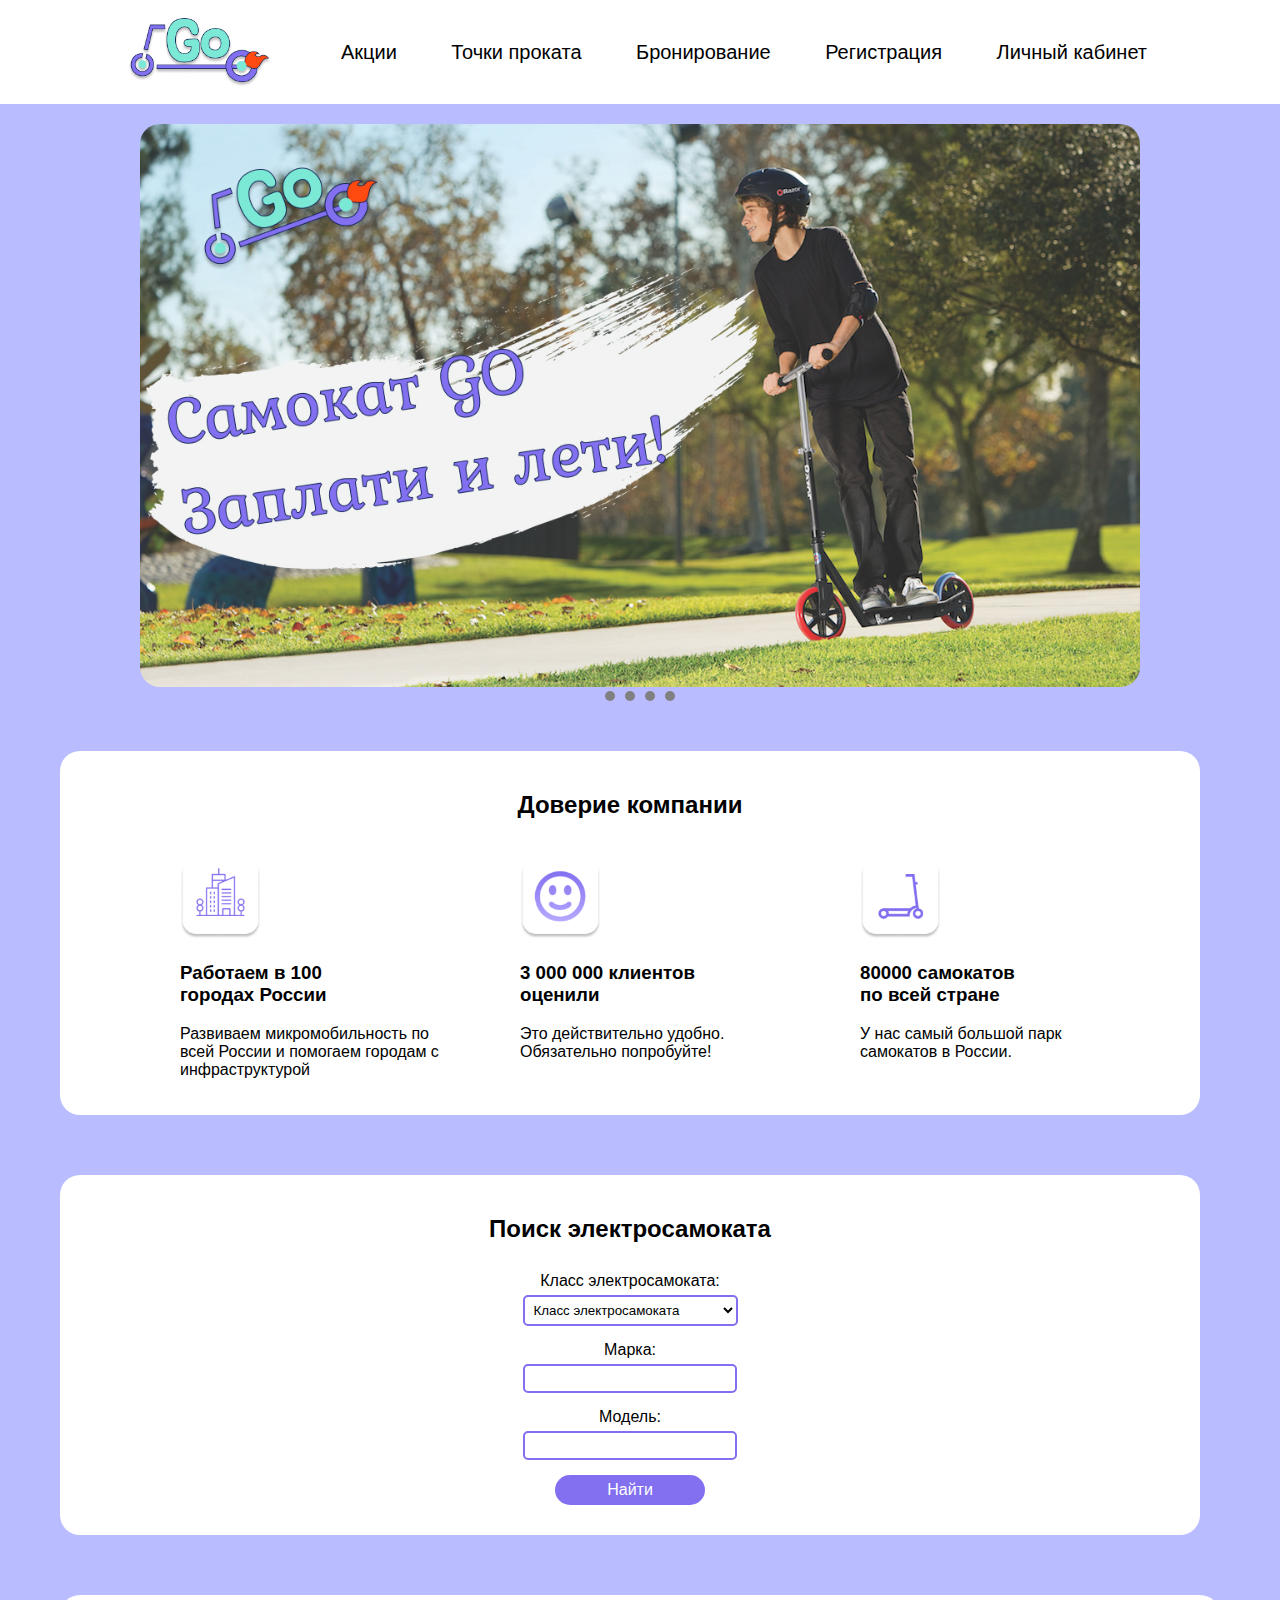
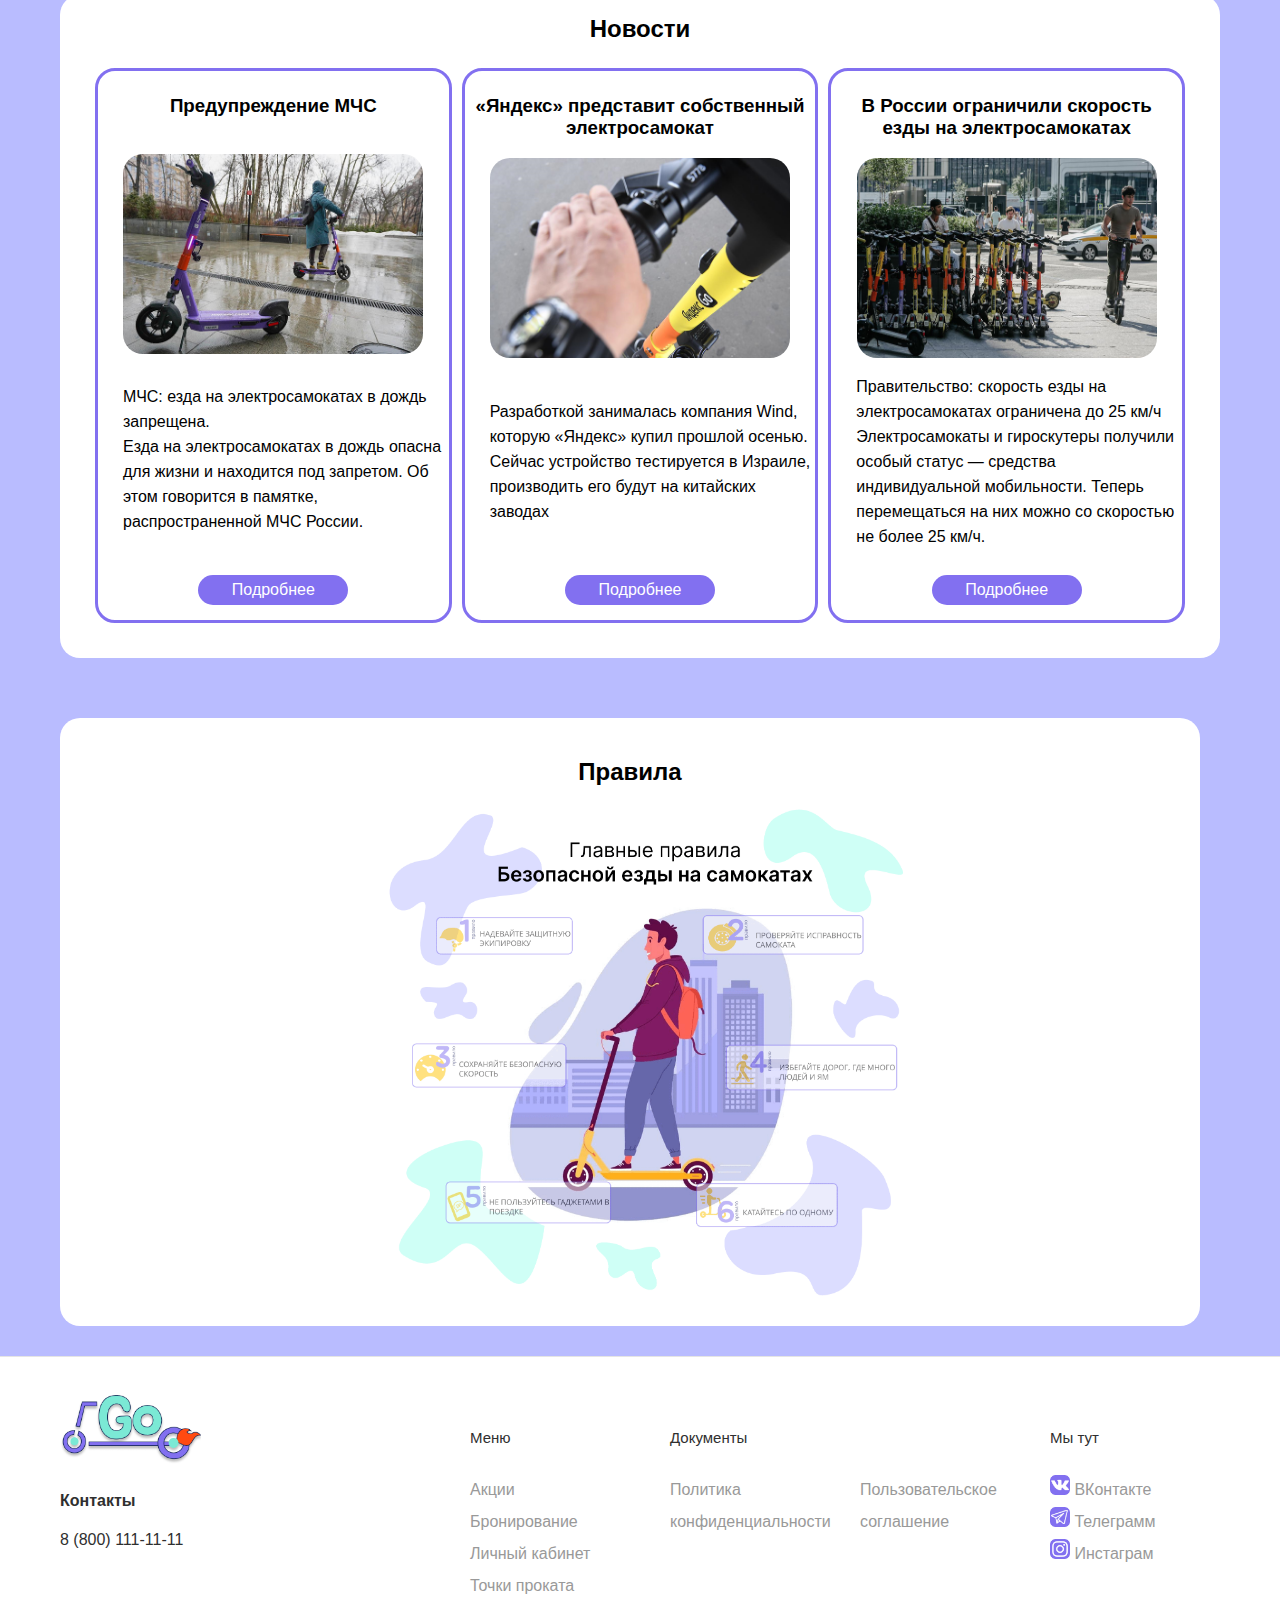
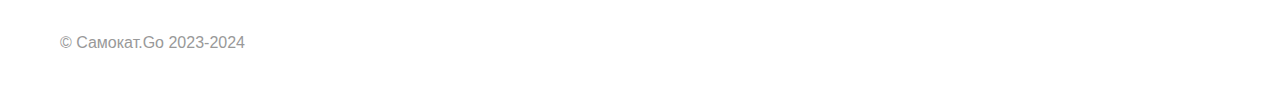
<file: index.html>
<!DOCTYPE html>
<html lang="ru">
<head>
  <meta charset="UTF-8">
  <title>Главная страница</title>
  <link rel="stylesheet" href="style.css">
  <link rel="shortcut icon" href="img/Логотип.png" type="image/x-icon">
</head>
<body>
  <header>
    <div class="con-hed">
      <div class="logo"><a href="/index.html"><img src="img/Логотип.png" alt="logo" height="80"></a></div>
      <nav>
        <a href="#">Акции</a>
        <a href="Rentplace/rentplace.html">Точки проката</a>
        <a href="Booking/booking.html">Бронирование</a>
        <a href="Registration/register.html">Регистрация</a>
        <a href="Login/login.html">Личный кабинет</a>
      </nav>
    </div>
  </header>
  <div class="main">
    <div class="maiim">
      <div class="slider">
        <div class="slides">
          <div class="slide"><img src="img/slaider/1.jpg" alt="image"></div>
          <div class="slide"><img src="img/slaider/2.jpg" alt="image"></div>
          <div class="slide"><img src="img/slaider/3.jpg" alt="image"></div>
          <div class="slide"><img src="img/slaider/4.jpg" alt="image"></div>
        </div>
        <div class="slider-indicators"></div>
      </div>
      <section>
        <div class="container">
          <h2 class="section-title">Доверие компании</h2>
          <div class="trust-info">
            <div class="trust-item">
              <img src="img/icon/gorod.png" height="80" alt="gorod">
              <h3>Работаем в 100<br>городах России</h3>
              <p>Развиваем микромобильность по <br>всей России и помогаем городам с инфраструктурой</p>
            </div>
            <div class="trust-item">
              <img src="img/icon/smail.png" height="80" alt="gorod">
              <h3>3 000 000 клиентов<br> оценили</h3>
              <p>Это действительно удобно. <br>Обязательно попробуйте!</p>
            </div>
            <div class="trust-item">
              <img src="img/icon/samoc.png" height="80" alt="gorod">
              <h3>80000 самокатов <br>по всей стране</h3>
              <p>У нас самый большой парк <br>самокатов в России.</p>
            </div>
          </div>
        </div>
      </section>
      <section class="search-section">
        <h2>Поиск электросамоката</h2>
        <form id="search-form">
          <label for="scooter-class">Класс электросамоката:</label>
          <select id="scooter-class" required>
            <option value="">Класс электросамоката</option>
            <option value="adult-standard">Взрослый стандартный</option>
            <option value="adult-speed">Взрослый скоростной</option>
            <option value="child">Детский</option>
          </select>
          <label for="brand">Марка:</label>
          <input type="text" id="brand" required>
          <label for="model">Модель:</label>
          <input type="text" id="model" required>
          <button type="submit" class="btn">Найти</button>
        </form>
      </section>
      <section class="news">
        <h2>Новости</h2>
        <div class="news-blocmain">
          <div class="news-block1">
            <div class="news-bloc">
              <h3>Предупреждение МЧС</h3> <br>
              <img src="img/news/news1.bmp" height="250" alt="Новость 1">
            </div>
            <p>МЧС: езда на электросамокатах в дождь запрещена. <br>
              Езда на электросамокатах в дождь опасна для жизни и находится под запретом. Об этом говорится в памятке,
              распространенной МЧС России. <br>
            </p>
            <button class="btn">Подробнее</button>
          </div>
          <div class="news-block1">
            <div class="news-bloc">
              <h3>«Яндекс» представит собственный электросамокат</h3>
              <img src="img/news/news3.bmp" height="250" alt="Новость 1">
            </div>
            <p>Разработкой занималась компания Wind, которую «Яндекс» купил прошлой осенью. Сейчас устройство
              тестируется в Израиле, производить его будут на китайских заводах</p>
            <div class="bloc-btn">
              <button class="btn">Подробнее</button>
            </div>
          </div>
          <div class="news-block1">
            <div class="news-bloc">
              <h3>В России ограничили скорость езды на электросамокатах</h3>
              <img src="img/news/news4.bmp" height="250" alt="Новость 1">
            </div>
            <p>Правительство: скорость езды на электросамокатах ограничена до 25 км/ч
              Электросамокаты и гироскутеры получили особый статус — средства индивидуальной мобильности. Теперь
              перемещаться на них можно со скоростью не более 25 км/ч.</p>
            <button class="btn">Подробнее</button>
          </div>
        </div>
      </section>
      <section class="infographic">
        <h2>Правила</h2>
        <div class="infographic-content">
          <div class="infographic-image">
            <img src="img/inf.gif" alt="Инфографика" height="500">
          </div>
        </div>
      </section>
    </div>
  </div>
  <footer class="footer">
    <div class="footer__addr">
      <img class="footer__logo" src="img/Логотип.png" alt="logo" height="80">
      <h4>Контакты</h4>
      <p>8 (800) 111-11-11</p>
    </div>
    <ul class="footer__nav">
      <li class="nav__item">
        <h4 class="nav__title">Меню</h4>
        <ul class="nav__ul">
          <li>
            <a href="#">Акции</a>
          </li>
          <li>
            <a href="Booking/booking.html">Бронирование</a>
          </li>
          <li>
            <a href="Login/login.html">Личный кабинет</a>
          </li>
          <li>
            <a href="Rentplace/rentplace.html">Точки проката</a>
          </li>
        </ul>
      </li>
      <li class="nav__item nav__item--extra">
        <h4 class="nav__title">Документы</h4>
        <ul class="nav__ul nav__ul--extra">
          <li>
            <a href="#">Политика конфиденциальности</a>
          </li>
          <li>
            <a href="#">Пользовательское соглашение</a>
          </li>
        </ul>
      </li>
      <li class="nav__item">
        <h4 class="nav__title">Мы тут</h4>
        <ul class="nav__ul">
          <li>
            <a href="#"><img src="img/icon/вк.png" alt="vk" height="20"> ВКонтакте</a>
          </li>
          <li>
            <a href="#"><img src="img/icon/телега.png" alt="tg" height="20"> Телеграмм</a>
          </li>
          <li>
            <a href="#"><img src="img/icon/инст.png" alt="inst" height="20"> Инстаграм</a>
          </li>
        </ul>
      </li>
    </ul>
    <div class="legal">
      <p>&copy; Самокат.Go 2023-2024</p>
    </div>
  </footer>
  <script src="scripts.js"></script>
</body>
</html>
</file>
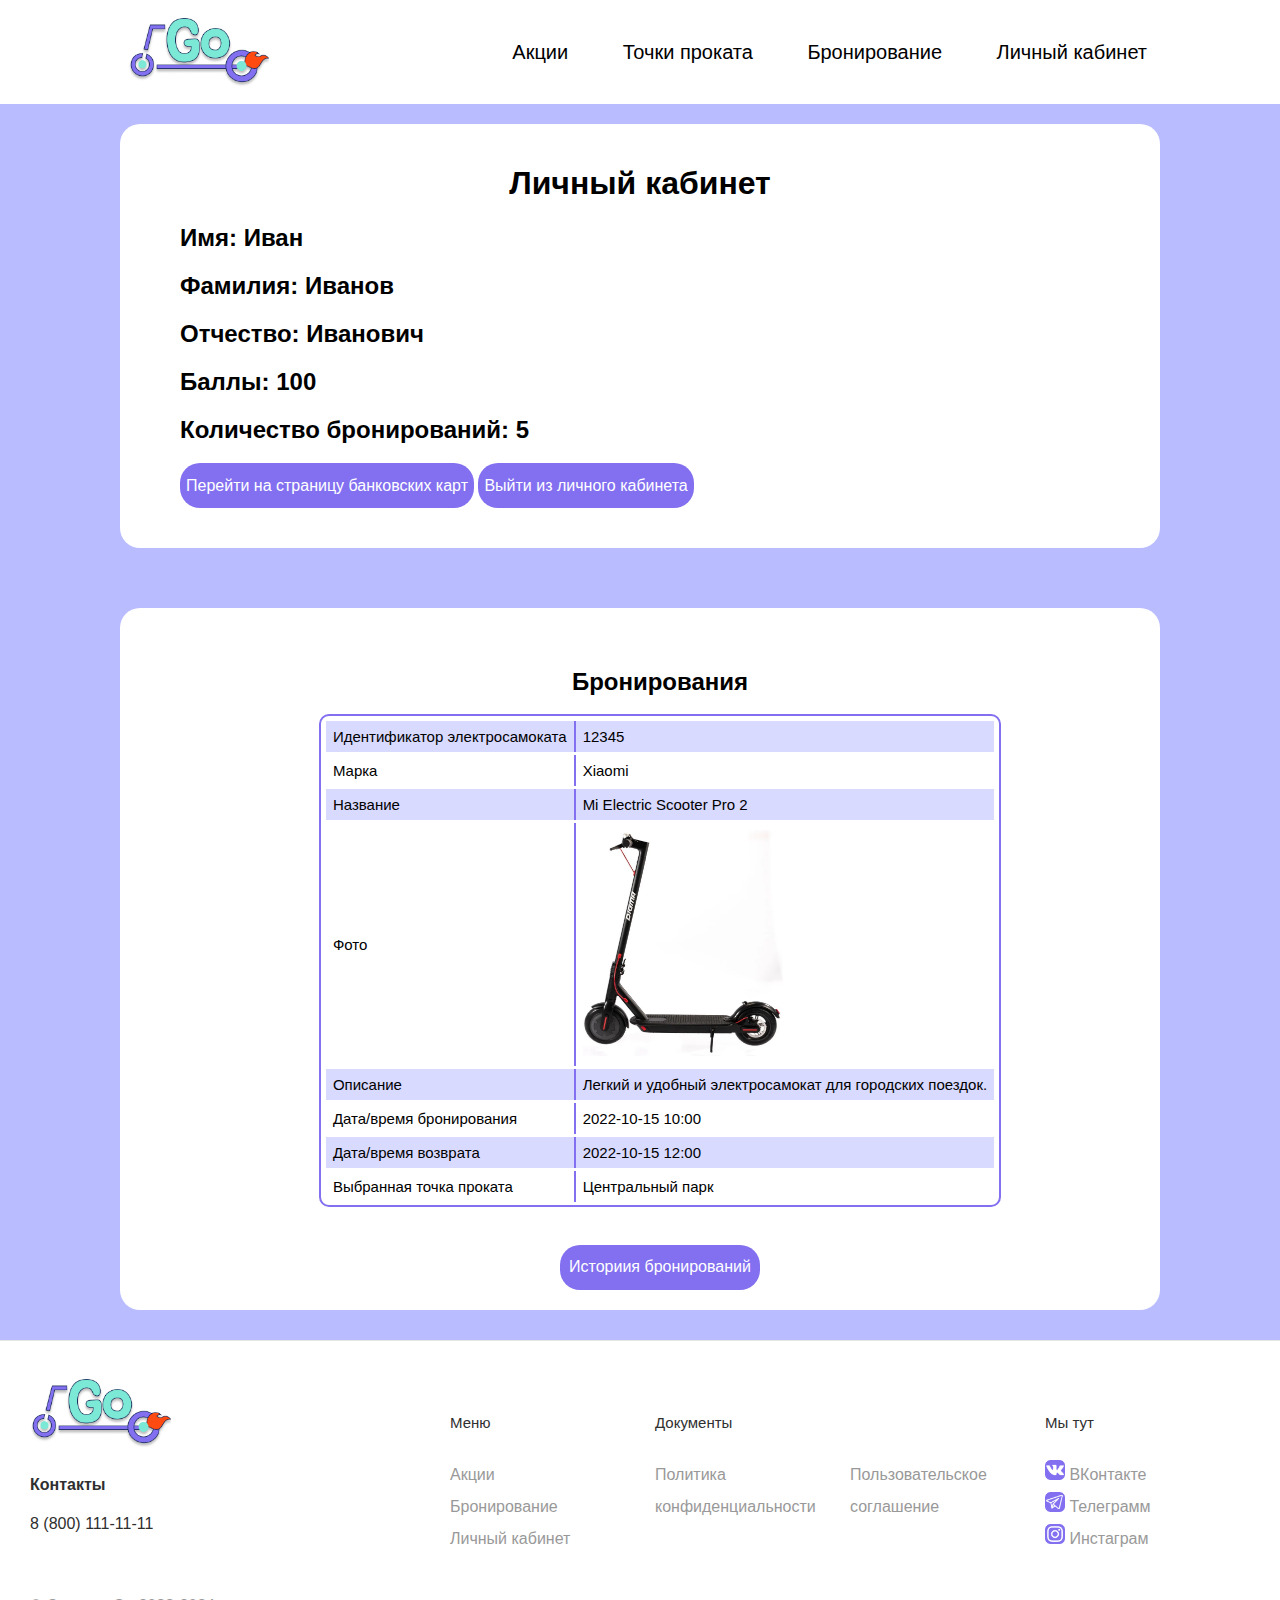
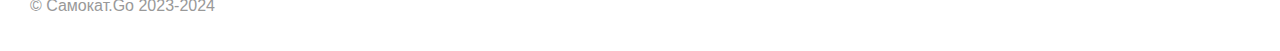
<file: Account_Personal/profile.html>
<!DOCTYPE html>
<html lang="ru">

<head>
  <meta charset="UTF-8">
  <title>Личный кабинет</title>
  <link rel="shortcut icon" href="img/Логотип.png" type="image/x-icon">
  <link rel="stylesheet" href="style.css">
</head>

<body>
  <header>
    <div class="con-hed">
      <div class="logo"><a href="../index.html"><img src="img/Логотип.png" alt="logo" height="80"></a></div>
      <nav>
        <a href="#">Акции</a>
        <a href="../Rentplace/rentplace.html">Точки проката</a>
        <a href="../Booking/booking.html">Бронирование</a>
        <a href="../Login/login.html">Личный кабинет</a>
      </nav>
    </div>
  </header>
  <div class="main">
    <div class="maiim">
      <section class="personal-cabinet">
        <h1>Личный кабинет</h1>
        <div class="user-info">
          <h2>Имя: Иван</h2>
          <h2>Фамилия: Иванов</h2>
          <h2>Отчество: Иванович</h2>
          <h2>Баллы: 100</h2>
          <h2>Количество бронирований: 5</h2>
          <button id="bankCardsButton">Перейти на страницу банковских карт</button>
          <button id="logoutButton">Выйти из личного кабинета</button>
        </div>
      </section>
      <section>
        <div class="bookings">
          <div class="booking">
            <h2>Бронирования</h2>
            <table>
              <tr>
                <td>Идентификатор электросамоката</td>
                <td>12345</td>
              </tr>
              <tr>
                <td>Марка</td>
                <td>Xiaomi</td>
              </tr>
              <tr>
                <td>Название</td>
                <td>Mi Electric Scooter Pro 2</td>
              </tr>
              <tr>
                <td>Фото</td>
                <td><img src="img/Самокаты/Самокат1/image1.jpg" alt="foto"></td>
              </tr>
              <tr>
                <td>Описание</td>
                <td>Легкий и удобный электросамокат для городских поездок.</td>
              </tr>
              <tr>
                <td>Дата/время бронирования</td>
                <td>2022-10-15 10:00</td>
              </tr>
              <tr>
                <td>Дата/время возврата</td>
                <td>2022-10-15 12:00</td>
              </tr>
              <tr>
                <td>Выбранная точка проката</td>
                <td>Центральный парк</td>
              </tr>
            </table>
          </div>
          <!-- информация о других бронированиях -->
          <button id="historiButton">Историия бронирований</button>
        </div>
      </section>
    </div>
  </div>
  <footer class="footer">
    <div class="footer__addr">
      <img class="footer__logo" src="img/Логотип.png" alt="logo" height="80">
      <h4>Контакты</h4>
      <p>8 (800) 111-11-11</p>
    </div>
    <ul class="footer__nav">
      <li class="nav__item">
        <h4 class="nav__title">Меню</h4>
        <ul class="nav__ul">
          <li>
            <a href="#">Акции</a>
          </li>
          <li>
            <a href="../Booking/booking.html">Бронирование</a>
          </li>
          <li>
            <a href="../Login/login.html">Личный кабинет</a>
          </li>
        </ul>
      </li>
      <li class="nav__item nav__item--extra">
        <h4 class="nav__title">Документы</h4>
        <ul class="nav__ul nav__ul--extra">
          <li>
            <a href="#">Политика конфиденциальности</a>
          </li>
          <li>
            <a href="#">Пользовательское соглашение</a>
          </li>
        </ul>
      </li>
      <li class="nav__item">
        <h4 class="nav__title">Мы тут</h4>
        <ul class="nav__ul">
          <li>
            <a href="#"><img src="img/icon/вк.png" alt="vk" height="20"> ВКонтакте</a>
          </li>
          <li>
            <a href="#"><img src="img/icon/телега.png" alt="tg" height="20"> Телеграмм</a>
          </li>
          <li>
            <a href="#"><img src="img/icon/инст.png" alt="inst" height="20"> Инстаграм</a>
          </li>
        </ul>
      </li>
    </ul>
    <div class="legal">
      <p>&copy; Самокат.Go 2023-2024</p>
    </div>
  </footer>
  <script src="scripts.js"></script>
</body>

</html>
</file>
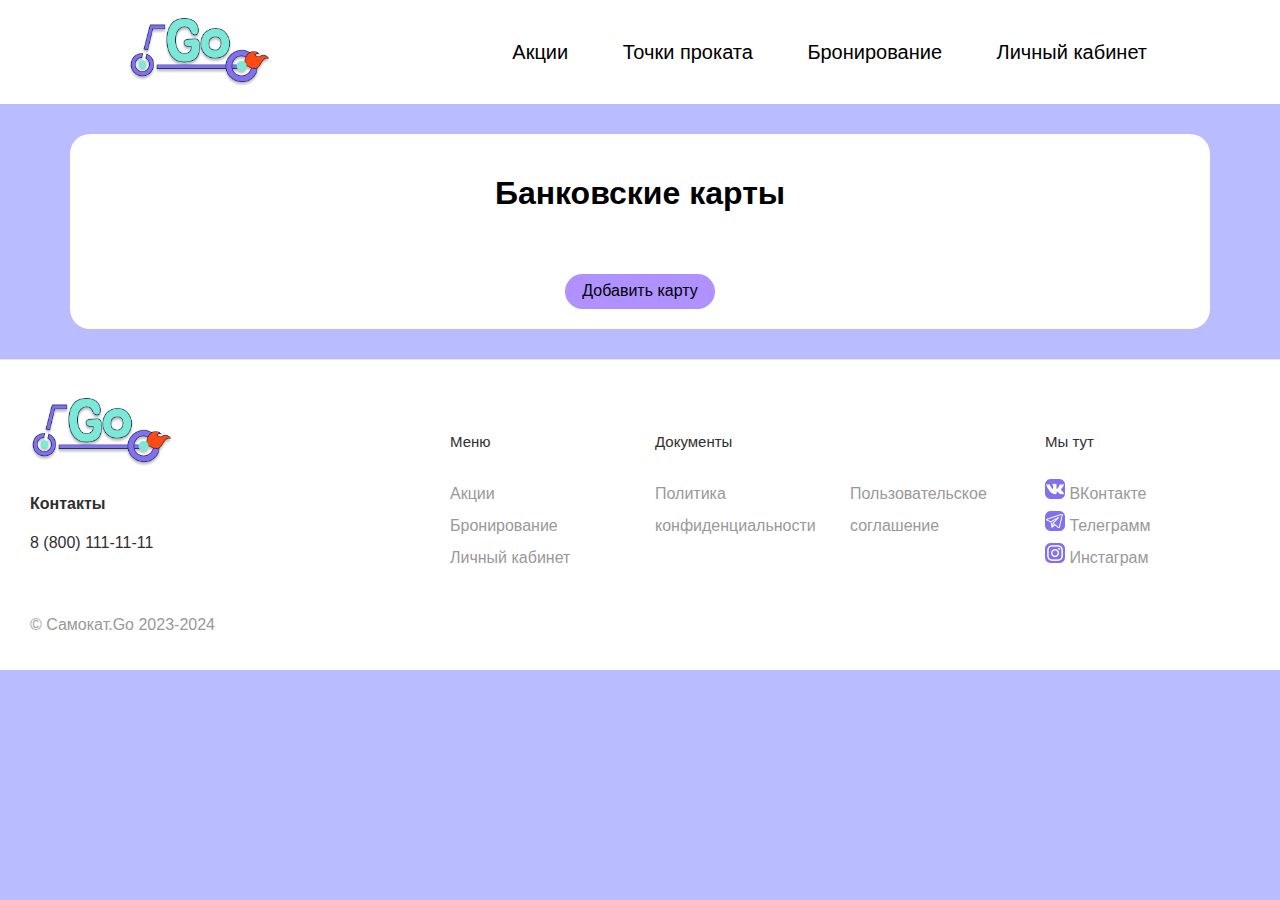
<file: Bank_Cards/cards.html>
<!DOCTYPE html>
<html lang="ru">

<head>
  <meta charset="UTF-8">
  <title>Банковские карты</title>
  <link rel="stylesheet" href="style.css">
  <link rel="shortcut icon" href="img/Логотип.png" type="image/x-icon">
</head>

<body>
  <header>
    <div class="con-hed">
      <div class="logo"><a href="../index.html"><img src="img/Логотип.png" alt="logo" height="80"></a></div>
      <nav>
        <a href="#">Акции</a>
        <a href="../Rentplace/rentplace.html">Точки проката</a>
        <a href="../Booking/booking.html">Бронирование</a>
        <a href="../Login/login.html">Личный кабинет</a>
      </nav>
    </div>
  </header>
  <div class="main">
    <div class="maiim">
      <section>
        <h1>Банковские карты</h1>
        <div id="cards-container" class="cards-container"></div>
        <div class="btn-add">
          <button id="add-card-btn">Добавить карту</button>
        </div>
        <!-- Модальное окно для добавления карты -->
        <div id="add-card-modal" class="modal">
          <div class="modal-content">
            <span class="close">&times;</span>
            <form id="card-form" class="card-form">
              <label for="card-number">Номер карты:</label><br>
              <input type="text" id="card-number" maxlength="19" placeholder="XXXX XXXX XXXX XXXX"><br><br>
              <label for="card-holder">Имя и фамилия держателя:</label><br>
              <input type="text" id="card-holder" placeholder="Имя Фамилия"><br><br>
              <label for="card-expiry">Дата окончания:</label><br>
              <input type="text" id="card-expiry" placeholder="MM/YY"><br><br>
              <label for="card-cvv">Код CVV/CVC:</label><br>
              <input type="text" id="card-cvv" maxlength="3" placeholder="123"><br><br>
              <div class="bloc-btn">
                <button type="submit">Добавить</button>
              </div>
            </form>
          </div>
        </div>
      </section>
    </div>
  </div>
  <footer class="footer">
    <div class="footer__addr">
      <img class="footer__logo" src="img/Логотип.png" alt="logo" height="80">
      <h4>Контакты</h4>
      <p>8 (800) 111-11-11</p>
    </div>
    <ul class="footer__nav">
      <li class="nav__item">
        <h4 class="nav__title">Меню</h4>
        <ul class="nav__ul">
          <li>
            <a href="#">Акции</a>
          </li>
          <li>
            <a href="../Booking/booking.html">Бронирование</a>
          </li>
          <li>
            <a href="../Login/login.html">Личный кабинет</a>
          </li>
        </ul>
      </li>
      <li class="nav__item nav__item--extra">
        <h4 class="nav__title">Документы</h4>
        <ul class="nav__ul nav__ul--extra">
          <li>
            <a href="#">Политика конфиденциальности</a>
          </li>
          <li>
            <a href="#">Пользовательское соглашение</a>
          </li>
        </ul>
      </li>
      <li class="nav__item">
        <h4 class="nav__title">Мы тут</h4>
        <ul class="nav__ul">
          <li>
            <a href="#"><img src="img/icon/вк.png" alt="vk" height="20"> ВКонтакте</a>
          </li>
          <li>
            <a href="#"><img src="img/icon/телега.png" alt="tg" height="20"> Телеграмм</a>
          </li>
          <li>
            <a href="#"><img src="img/icon/инст.png" alt="inst" height="20"> Инстаграм</a>
          </li>
        </ul>
      </li>
    </ul>
    <div class="legal">
      <p>&copy; Самокат.Go 2023-2024</p>
    </div>
  </footer>
  <script src="scripts.js"></script>
</body>

</html>
</file>
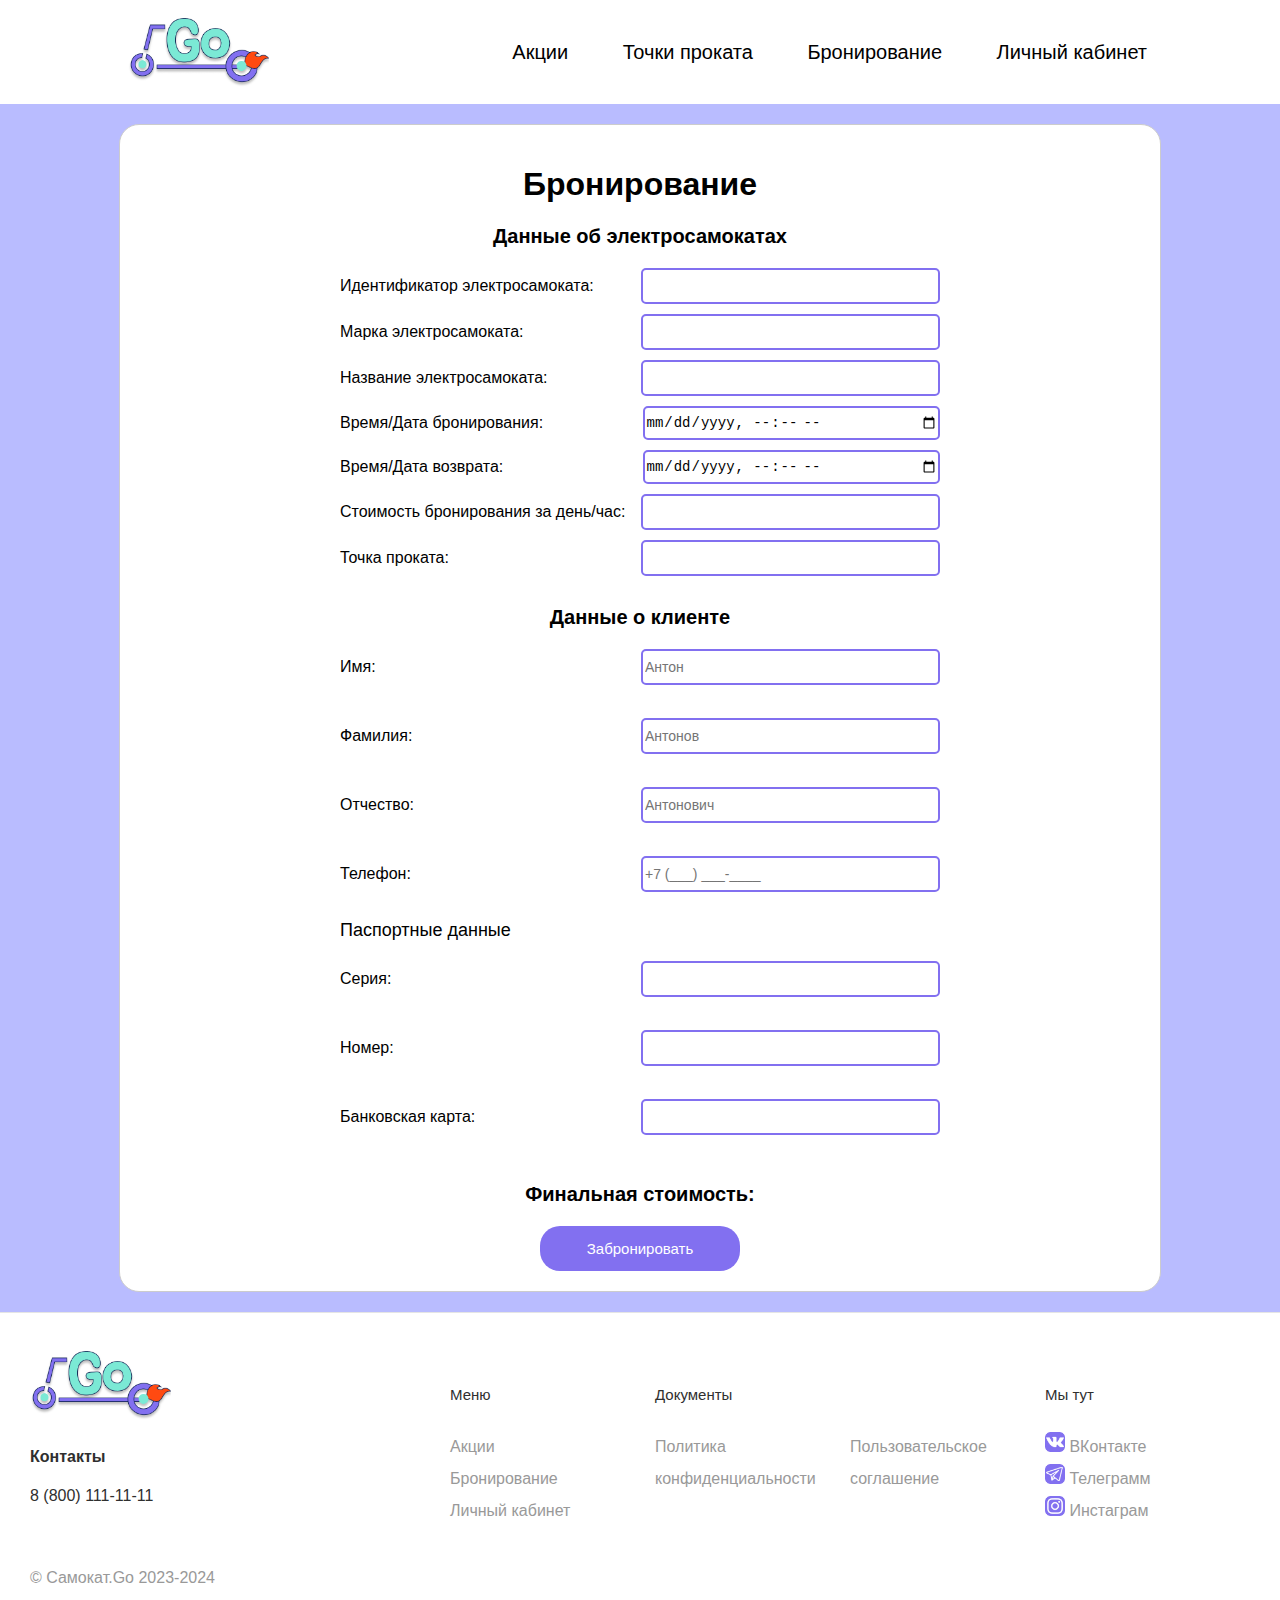
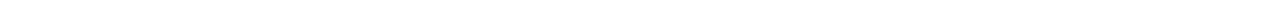
<file: Booking/booking.html>
<!DOCTYPE html>
<html lang="ru">

<head>
  <meta charset="UTF-8">
  <title>Бронирование</title>
  <link rel="stylesheet" href="style.css">
  <link rel="shortcut icon" href="img/Логотип.png" type="image/x-icon">
</head>

<body>
  <header>
    <div class="con-hed">
      <div class="logo"><a href="../index.html"><img src="img/Логотип.png" alt="logo" height="80"></a></div>
      <nav>
        <a href="#">Акции</a>
        <a href="../Rentplace/rentplace.html">Точки проката</a>
        <a href="../Booking/booking.html">Бронирование</a>
        <a href="../Login/login.html">Личный кабинет</a>
      </nav>
    </div>
  </header>
  <div class="main">
    <div class="maiim">
      <section>
        <h1>Бронирование</h1>
        <h2>Данные об электросамокатах</h2>
        <form id="bookingForm" class="bookingForm">
          <div>
            <label for="scooterId">Идентификатор электросамоката:</label>
            <input type="text" id="scooterId" name="scooterId">
          </div>
          <div>
            <label for="scooterBrand">Марка электросамоката:</label>
            <input type="text" id="scooterBrand" name="scooterBrand">
          </div>
          <div>
            <label for="scooterName">Название электросамоката:</label>
            <input type="text" id="scooterName" name="scooterName">
          </div>
          <div>
            <label for="bookingTime">Время/Дата бронирования:</label>
            <input type="datetime-local" id="bookingTime" name="bookingTime">
          </div>
          <div>
            <label for="returnTime">Время/Дата возврата:</label>
            <input type="datetime-local" id="returnTime" name="returnTime">
          </div>
          <div>
            <label for="bookingCost">Стоимость бронирования за день/час:</label>
            <input type="text" id="bookingCost" name="bookingCost">
          </div>
          <div>
            <label for="rentalLocation">Точка проката:</label>
            <input type="text" id="rentalLocation" name="rentalLocation">
          </div>
        </form>

        <h2>Данные о клиенте</h2>
        <form id="customerForm" class="customerForm">
          <div class="field">
            <label for="firstName">Имя:</label>
            <input type="text" id="firstName" name="firstName" placeholder="Антон">
          </div>
          <p id="errorFirstName"></p><br>
          <div class="field">
            <label for="lastName">Фамилия:</label>
            <input type="text" id="lastName" name="lastName" placeholder="Антонов">
          </div>
          <p id="errorLastName"></p><br>
          <div class="field">
            <label for="middleName">Отчество:</label>
            <input type="text" id="middleName" name="middleName" placeholder="Антонович">
          </div>
          <p id="errorMiddleName"></p><br>
          <div class="field">
            <label for="tele">Телефон:</label>
            <input type="text" id="tele" name="tele" placeholder="+7 (___) ___-____">
          </div>
          <p id="errorTele"></p><br>
          <p class="p">Паспортные данные</p> <br> <br>
          <div class="field">
            <label for="seria">Серия:</label>
            <input type="text" id="seria" name="seria">
          </div>
          <p id="errorSeria"></p><br>
          <div class="field">
            <label for="nomer">Номер:</label>
            <input type="text" id="nomer" name="nomer">
          </div>
          <p id="errorNomer"></p><br>
          <div class="field">
            <label id="creditCard">Банковская карта:</label>
            <input type="text" id="card-number" name="creditCard" maxlength="19">
          </div><br>
          <h3>Финальная стоимость: <span id="finalCost"></span></h3>
          <button id="registerButton" type="submit">Забронировать</button>
        </form>
      </section>
    </div>
  </div>
  <footer class="footer">
    <div class="footer__addr">
      <img class="footer__logo" src="img/Логотип.png" alt="logo" height="80">
      <h4>Контакты</h4>
      <p>8 (800) 111-11-11</p>
    </div>
    <ul class="footer__nav">
      <li class="nav__item">
        <h4 class="nav__title">Меню</h4>
        <ul class="nav__ul">
          <li>
            <a href="#">Акции</a>
          </li>
          <li>
            <a href="../Booking/booking.html">Бронирование</a>
          </li>
          <li>
            <a href="../Login/login.html">Личный кабинет</a>
          </li>
        </ul>
      </li>
      <li class="nav__item nav__item--extra">
        <h4 class="nav__title">Документы</h4>
        <ul class="nav__ul nav__ul--extra">
          <li>
            <a href="#">Политика конфиденциальности</a>
          </li>
          <li>
            <a href="#">Пользовательское соглашение</a>
          </li>
        </ul>
      </li>
      <li class="nav__item">
        <h4 class="nav__title">Мы тут</h4>
        <ul class="nav__ul">
          <li>
            <a href="#"><img src="img/icon/вк.png" alt="vk" height="20"> ВКонтакте</a>
          </li>
          <li>
            <a href="#"><img src="img/icon/телега.png" alt="tg" height="20"> Телеграмм</a>
          </li>
          <li>
            <a href="#"><img src="img/icon/инст.png" alt="inst" height="20"> Инстаграм</a>
          </li>
        </ul>
      </li>
    </ul>
    <div class="legal">
      <p>&copy; Самокат.Go 2023-2024</p>
    </div>
  </footer>
  <script src="scripts.js"></script>
</body>
</html>
</file>
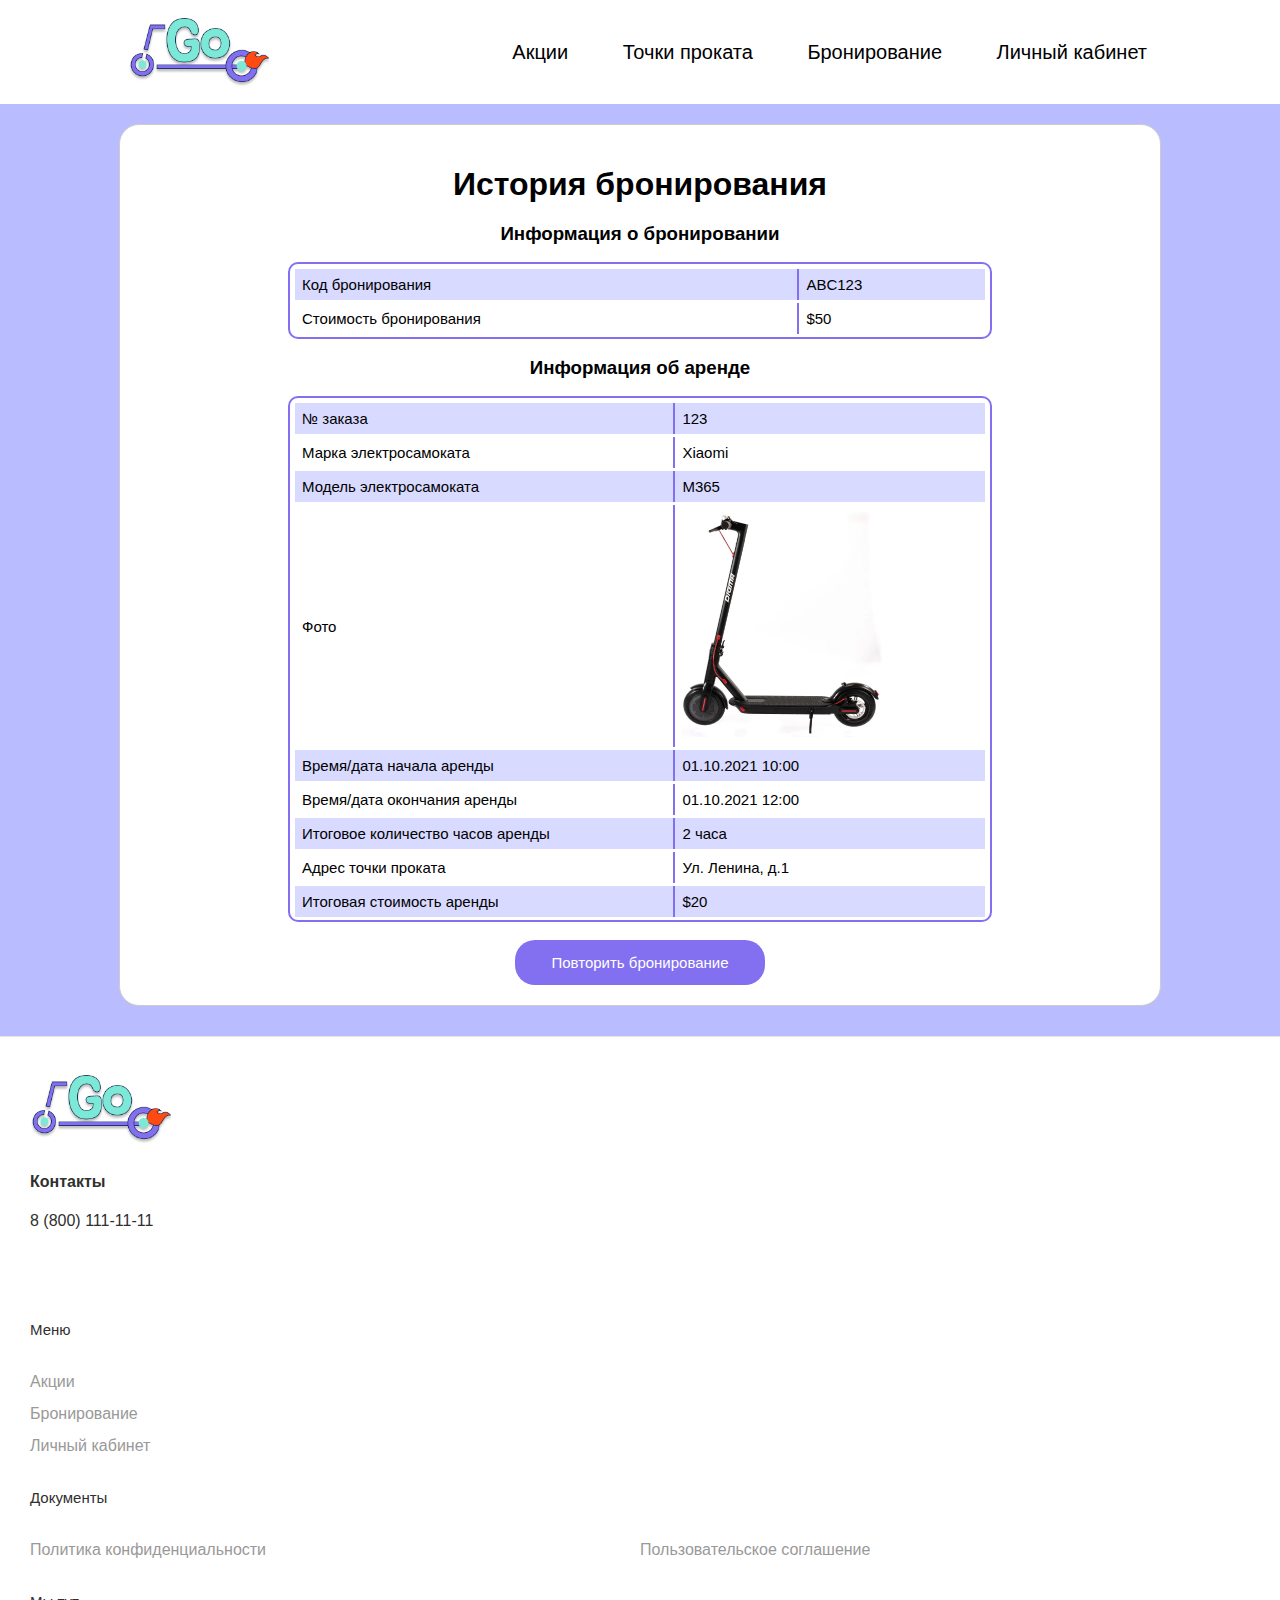
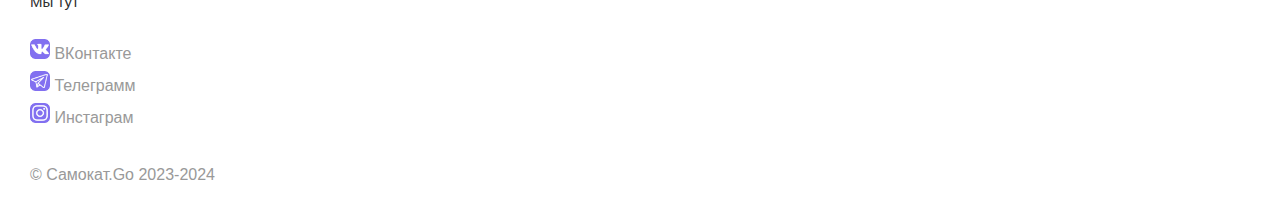
<file: History_Booking/history.html>
<!DOCTYPE html>
<html lang="ru">

<head>
  <meta charset="UTF-8">
  <title>История бронирования</title>
  <link rel="stylesheet" href="style.css">
  <link rel="shortcut icon" href="img/Логотип.png" type="image/x-icon">
</head>

<body>
  <header>
    <div class="con-hed">
      <div class="logo"><a href="../index.html"><img src="img/Логотип.png" alt="logo" height="80"></a></div>
      <nav>
        <a href="#">Акции</a>
        <a href="../Rentplace/rentplace.html">Точки проката</a>
        <a href="../Booking/booking.html">Бронирование</a>
        <a href="../Login/login.html">Личный кабинет</a>
      </nav>
    </div>
  </header>
  <div class="main">
    <div class="maiim">
      <section class="booking-history">
        <h1 class="section-title">История бронирования</h1>
        <div class="booking-info">
          <div class="booking-details">
            <h3>Информация о бронировании</h3>
            <table class="booking-table">
              <tr>
                <td>Код бронирования</td>
                <td>ABC123</td>
              </tr>
              <tr>
                <td>Стоимость бронирования</td>
                <td>$50</td>
              </tr>
            </table>
          </div>
          <div class="rental-info">
            <h3>Информация об аренде</h3>
            <table class="booking-table">
              <tr>
                <td>№ заказа</td>
                <td>123</td>
              </tr>
              <tr>
                <td>Марка электросамоката</td>
                <td>Xiaomi</td>
              </tr>
              <tr>
                <td>Модель электросамоката</td>
                <td>M365</td>
              </tr>
              <tr>
                <td>Фото</td>
                <td><img src="img/Самокаты/Самокат1/image1.jpg" alt="foto"></td>
              </tr>
              <tr>
                <td>Время/дата начала аренды</td>
                <td>01.10.2021 10:00</td>
              </tr>
              <tr>
                <td>Время/дата окончания аренды</td>
                <td>01.10.2021 12:00</td>
              </tr>
              <tr>
                <td>Итоговое количество часов аренды</td>
                <td>2 часа</td>
              </tr>
              <tr>
                <td>Адрес точки проката</td>
                <td>Ул. Ленина, д.1</td>
              </tr>
              <tr>
                <td>Итоговая стоимость аренды</td>
                <td>$20</td>
              </tr>
            </table>
          </div>
        </div>
        <button class="repeat-booking" id="booking">Повторить бронирование</button>
      </section>

    </div>
  </div>
  <footer class="footer">
    <div class="footer__addr">
      <img class="footer__logo" src="img/Логотип.png" alt="logo" height="80">
      <h4>Контакты</h4>
      <p>8 (800) 111-11-11</p>
    </div>
    <ul class="footer__nav">
      <li class="nav__item">
        <h4 class="nav__title">Меню</h4>
        <ul class="nav__ul">
          <li>
            <a href="#">Акции</a>
          </li>
          <li>
            <a href="../Booking/booking.html">Бронирование</a>
          </li>
          <li>
            <a href="../Login/login.html">Личный кабинет</a>
          </li>
        </ul>
      </li>
      <li class="nav__item nav__item--extra">
        <h4 class="nav__title">Документы</h4>
        <ul class="nav__ul nav__ul--extra">
          <li>
            <a href="#">Политика конфиденциальности</a>
          </li>
          <li>
            <a href="#">Пользовательское соглашение</a>
          </li>
        </ul>
      </li>
      <li class="nav__item">
        <h4 class="nav__title">Мы тут</h4>
        <ul class="nav__ul">
          <li>
            <a href="#"><img src="img/icon/вк.png" alt="vk" height="20"> ВКонтакте</a>
          </li>
          <li>
            <a href="#"><img src="img/icon/телега.png" alt="tg" height="20"> Телеграмм</a>
          </li>
          <li>
            <a href="#"><img src="img/icon/инст.png" alt="inst" height="20"> Инстаграм</a>
          </li>
        </ul>
      </li>
    </ul>
    <div class="legal">
      <p>&copy; Самокат.Go 2023-2024</p>
    </div>
  </footer>
  <script src="scripts.js"></script>
</body>

</html>
</file>
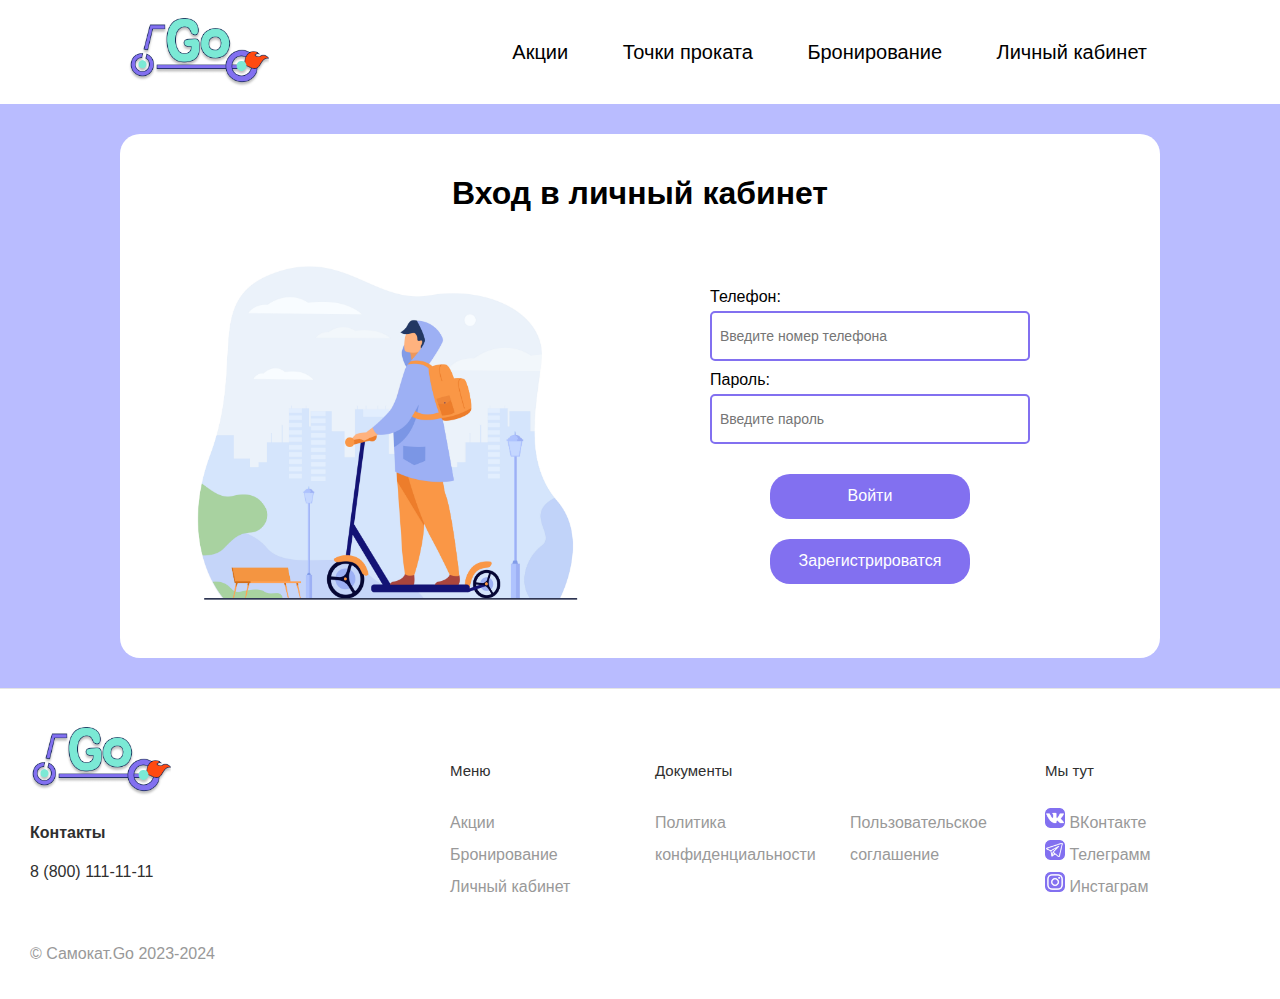
<file: Login/login.html>
<!DOCTYPE html>
<html lang="ru">

<head>
  <meta charset="UTF-8">
  <title>Вход в личный кабинет</title>
  <link rel="stylesheet" href="style.css">
  <link rel="shortcut icon" href="img/Логотип.png" type="image/x-icon">
</head>

<body>
  <header>
    <div class="con-hed">
      <div class="logo"><a href="../index.html"><img src="img/Логотип.png" alt="logo" height="80"></a></div>
      <nav>
        <a href="#">Акции</a>
        <a href="../Rentplace/rentplace.html">Точки проката</a>
        <a href="../Booking/booking.html">Бронирование</a>
        <a href="../Login/login.html">Личный кабинет</a>
      </nav>
    </div>
  </header>
  <div class="main">
    <div class="maiim">
      <section>
        <h1>Вход в личный кабинет</h1>
        <div class="login-section">
          <div class="login-image">
            <img src="img/вход.jpg" alt="Login Image">
          </div>
          <div class="login-form">
            <form id="loginForm">
              <label for="phone">Телефон:</label>
              <input type="text" id="phone" name="phone" placeholder="Введите номер телефона" required>

              <label for="password">Пароль:</label>
              <input type="password" id="password" name="password" placeholder="Введите пароль" required>
              <div class="bloc-btn">
                <button type="submit">Войти</button>
              </div>
              <div class="bloc-btn">
                <button id="zar">Зарегистрироватся</button>
              </div>
            </form>
          </div>
        </div>
      </section>
    </div>
  </div>
  <footer class="footer">
    <div class="footer__addr">
      <img class="footer__logo" src="img/Логотип.png" alt="logo" height="80">
      <h4>Контакты</h4>
      <p>8 (800) 111-11-11</p>
    </div>
    <ul class="footer__nav">
      <li class="nav__item">
        <h4 class="nav__title">Меню</h4>
        <ul class="nav__ul">
          <li>
            <a href="#">Акции</a>
          </li>
          <li>
            <a href="../Booking/booking.html">Бронирование</a>
          </li>
          <li>
            <a href="../Login/login.html">Личный кабинет</a>
          </li>
        </ul>
      </li>
      <li class="nav__item nav__item--extra">
        <h4 class="nav__title">Документы</h4>
        <ul class="nav__ul nav__ul--extra">
          <li>
            <a href="#">Политика конфиденциальности</a>
          </li>
          <li>
            <a href="#">Пользовательское соглашение</a>
          </li>
        </ul>
      </li>
      <li class="nav__item">
        <h4 class="nav__title">Мы тут</h4>
        <ul class="nav__ul">
          <li>
            <a href="#"><img src="img/icon/вк.png" alt="vk" height="20"> ВКонтакте</a>
          </li>
          <li>
            <a href="#"><img src="img/icon/телега.png" alt="tg" height="20"> Телеграмм</a>
          </li>
          <li>
            <a href="#"><img src="img/icon/инст.png" alt="inst" height="20"> Инстаграм</a>
          </li>
        </ul>
      </li>
    </ul>
    <div class="legal">
      <p>&copy; Самокат.Go 2023-2024</p>
    </div>
  </footer>
  <script src="scripts.js"></script>
</body>

</html>
</file>
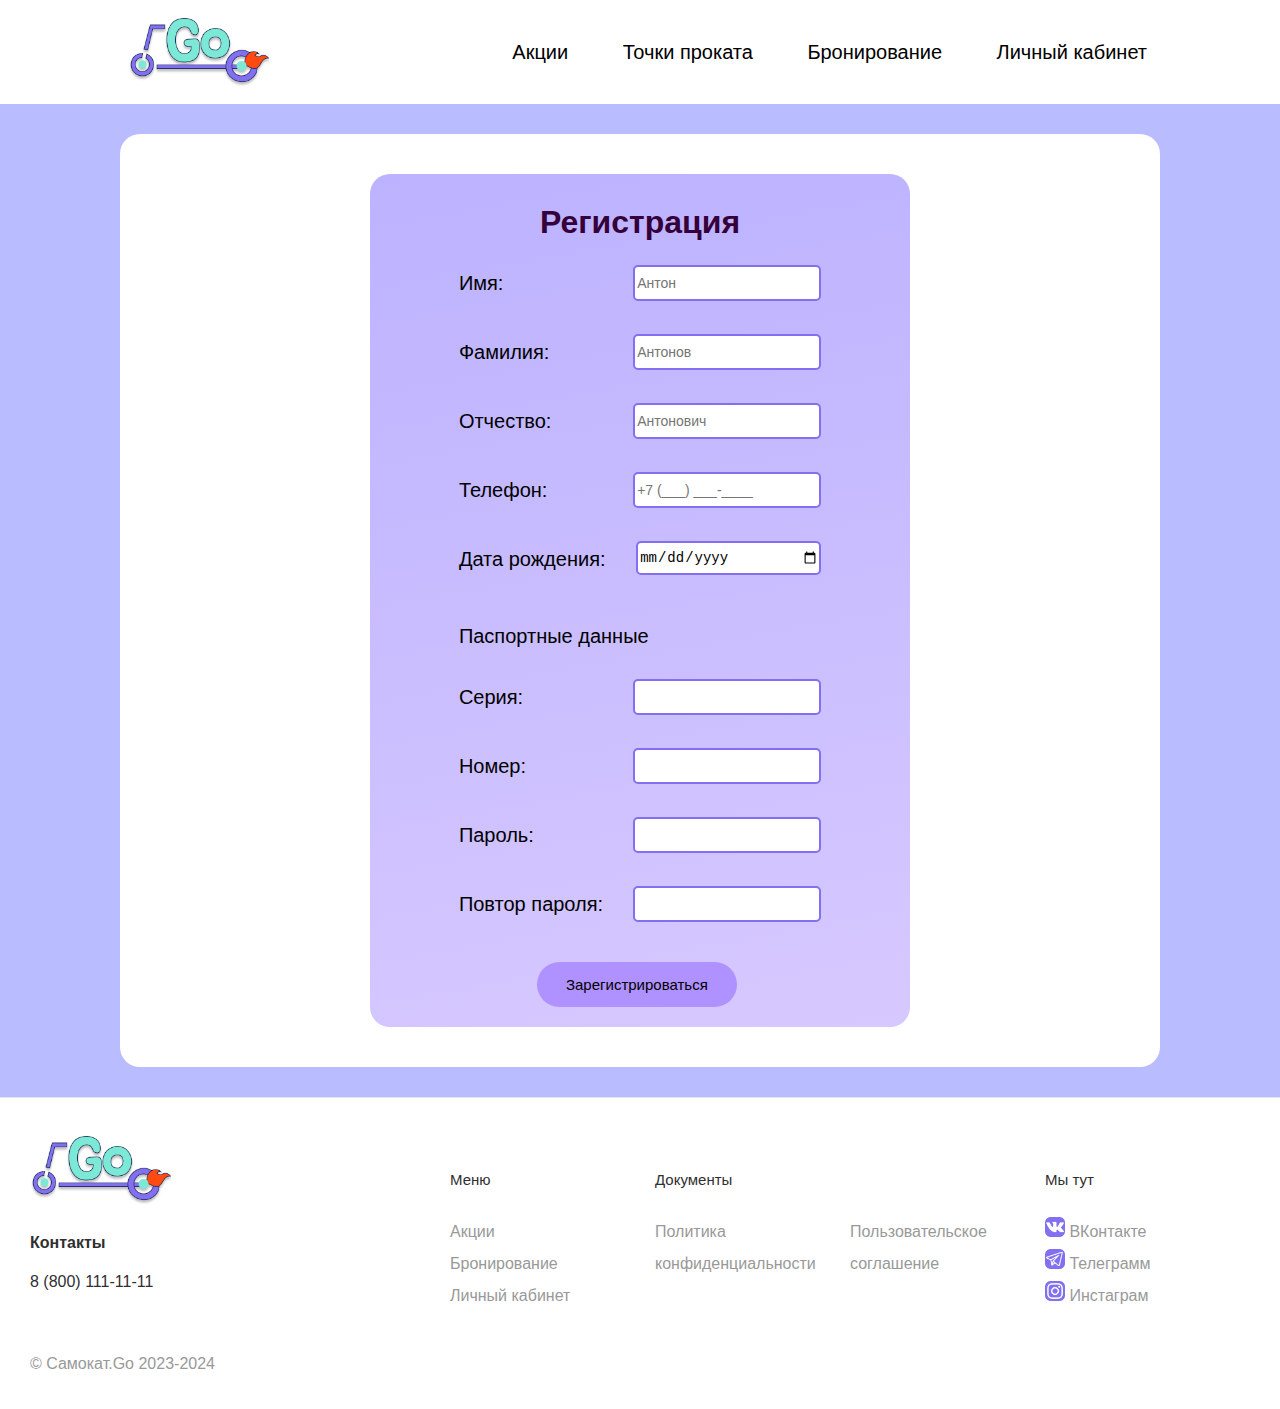
<file: Registration/register.html>
<!DOCTYPE html>
<html lang="ru">

<head>
  <meta charset="UTF-8">
  <title>Регистрация</title>
  <link rel="stylesheet" href="style.css">
  <link rel="shortcut icon" href="img/Логотип.png" type="image/x-icon">
</head>

<body>
  <header>
    <div class="con-hed">
      <div class="logo"><a href="../index.html"><img src="img/Логотип.png" alt="logo" height="80"></a></div>
      <nav>
        <a href="#">Акции</a>
        <a href="../Rentplace/rentplace.html">Точки проката</a>
        <a href="../Booking/booking.html">Бронирование</a>
        <a href="../Login/login.html">Личный кабинет</a>
      </nav>
    </div>
  </header>
  <div class="main">
    <div class="maiim">
      <section>
        <form id="registrationForm">
          <h1>Регистрация</h1>
          <div class="field">
            <label for="firstName">Имя:</label>
            <input type="text" id="firstName" name="firstName" placeholder="Антон" required>
            <p id="errorFirstName"></p><br>
          </div>
          <div class="field">
            <label for="lastName">Фамилия:</label>
            <input type="text" id="lastName" name="lastName" placeholder="Антонов" required>
            <p id="errorLastName"></p><br>
          </div>
          <div class="field">
            <label for="middleName">Отчество:</label>
            <input type="text" id="middleName" name="middleName" placeholder="Антонович">
            <p id="errorMiddleName"></p><br>
          </div>
          <div class="field">
            <label for="tele">Телефон:</label>
            <input type="text" id="tele" name="tele" placeholder="+7 (___) ___-____" required>
            <p id="errorTele"></p><br>
          </div>
          <div class="field">
            <label for="dob">Дата рождения:</label>
            <input type="date" id="dob" name="dob" min="1920-01-01" max="2018-12-31" required>
            <p id="errorDob"></p><br>
          </div>
          <p class="p">Паспортные данные</p> <br>
          <div class="field">
            <label for="seria">Серия:</label>
            <input type="text" id="seria" name="seria" required>
            <p id="errorSeria"></p><br>
          </div>
          <div class="field">
            <label for="nomer">Номер:</label>
            <input type="text" id="nomer" name="nomer" required>
            <p id="errorNomer"></p><br>
          </div>
          <div class="field">
            <label for="password">Пароль:</label>
            <input type="password" id="password" name="password" minlength="8" required>
            <p id="errorPassword"></p><br>
          </div>
          <div class="field">
            <label for="confirmPassword">Повтор пароля:</label>
            <input type="password" id="confirmPassword" name="confirmPassword" required>
            <p id="errorConfirmPassword"></p><br>
          </div>
          <button id="registerButton" type="submit">Зарегистрироваться</button>
        </form>
      </section>
    </div>
  </div>
  <footer class="footer">
    <div class="footer__addr">
      <img class="footer__logo" src="img/Логотип.png" alt="logo" height="80">
      <h4>Контакты</h4>
      <p>8 (800) 111-11-11</p>
    </div>
    <ul class="footer__nav">
      <li class="nav__item">
        <h4 class="nav__title">Меню</h4>
        <ul class="nav__ul">
          <li>
            <a href="#">Акции</a>
          </li>
          <li>
            <a href="../Booking/booking.html">Бронирование</a>
          </li>
          <li>
            <a href="../Login/login.html">Личный кабинет</a>
          </li>
        </ul>
      </li>
      <li class="nav__item nav__item--extra">
        <h4 class="nav__title">Документы</h4>
        <ul class="nav__ul nav__ul--extra">
          <li>
            <a href="#">Политика конфиденциальности</a>
          </li>
          <li>
            <a href="#">Пользовательское соглашение</a>
          </li>
        </ul>
      </li>
      <li class="nav__item">
        <h4 class="nav__title">Мы тут</h4>
        <ul class="nav__ul">
          <li>
            <a href="#"><img src="img/icon/вк.png" alt="vk" height="20"> ВКонтакте</a>
          </li>
          <li>
            <a href="#"><img src="img/icon/телега.png" alt="tg" height="20"> Телеграмм</a>
          </li>
          <li>
            <a href="#"><img src="img/icon/инст.png" alt="inst" height="20"> Инстаграм</a>
          </li>
        </ul>
      </li>
    </ul>
    <div class="legal">
      <p>&copy; Самокат.Go 2023-2024</p>
    </div>
  </footer>
  <script src="scripts.js"></script>
</body>

</html>
</file>
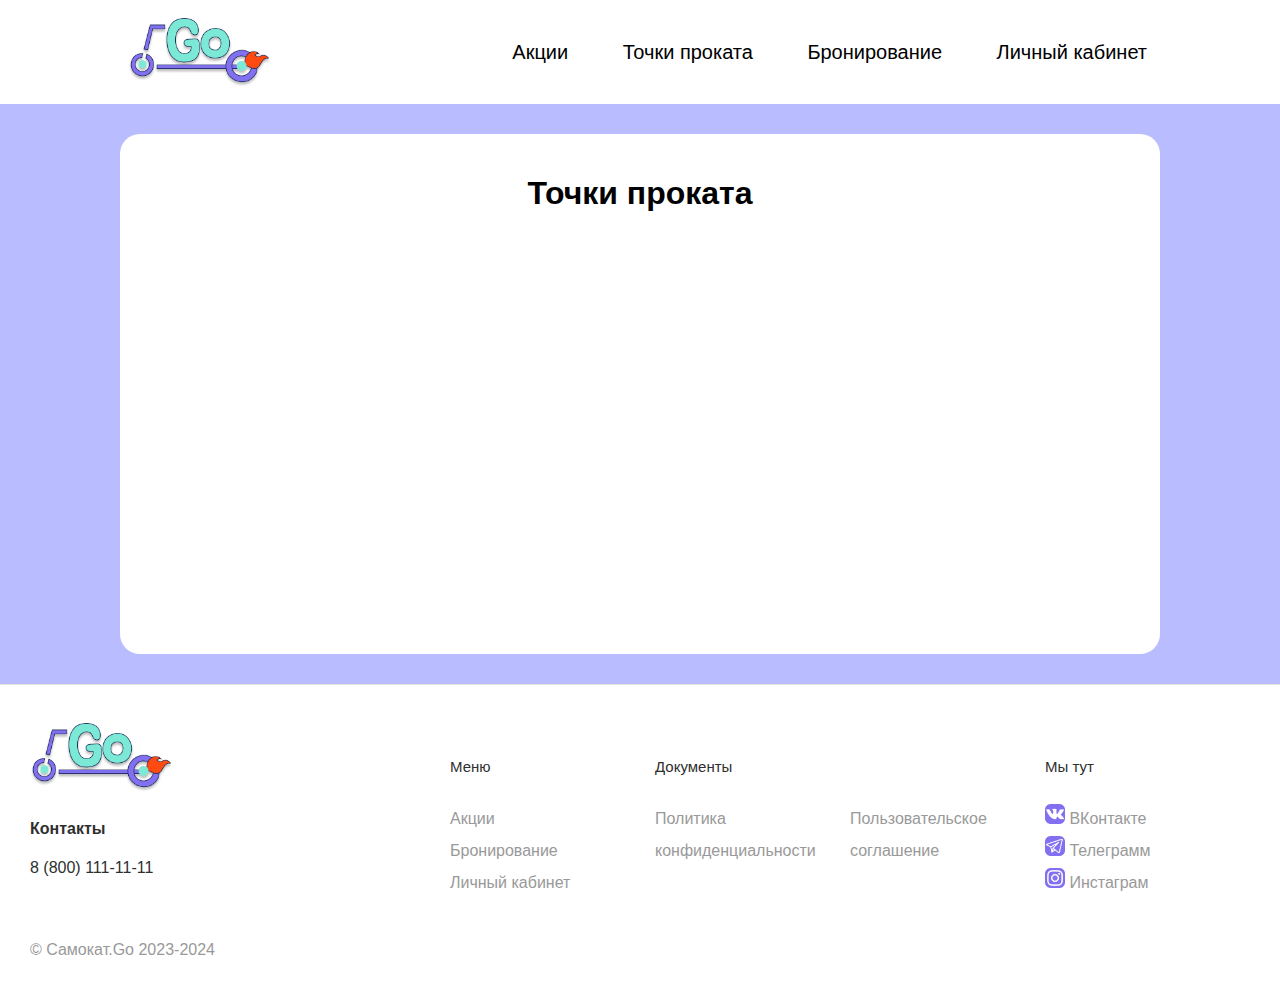
<file: Rentplace/rentplace.html>
<!DOCTYPE html>
<html lang="ru">

<head>
  <meta charset="UTF-8">
  <meta name="viewport" content="width=device-width, initial-scale=1.0">
  <title>Карта с точками проката</title>
  <script src="https://api-maps.yandex.ru/2.1/?apikey=ваш_ключ_api&lang=ru_RU" type="text/javascript"></script>
  <link rel="stylesheet" href="style.css">
  <link rel="shortcut icon" href="img/Логотип.png" type="image/x-icon">
</head>

<body>
  <header>
    <div class="con-hed">
      <div class="logo"><a href="../index.html"><img src="img/Логотип.png" alt="logo" height="80"></a></div>
      <nav>
        <a href="#">Акции</a>
        <a href="../Rentplace/rentplace.html">Точки проката</a>
        <a href="../Booking/booking.html">Бронирование</a>
        <a href="../Login/login.html">Личный кабинет</a>
      </nav>
    </div>
  </header>
  <div class="main">
    <div class="maiim">
      <section>
        <h1>Точки проката</h1>
        <div id="map"></div>
      </section>
    </div>
  </div>
  <footer class="footer">
    <div class="footer__addr">
      <img class="footer__logo" src="img/Логотип.png" alt="logo" height="80">
      <h4>Контакты</h4>
      <p>8 (800) 111-11-11</p>
    </div>
    <ul class="footer__nav">
      <li class="nav__item">
        <h4 class="nav__title">Меню</h4>
        <ul class="nav__ul">
          <li>
            <a href="#">Акции</a>
          </li>
          <li>
            <a href="../Booking/booking.html">Бронирование</a>
          </li>
          <li>
            <a href="../Login/login.html">Личный кабинет</a>
          </li>
        </ul>
      </li>
      <li class="nav__item nav__item--extra">
        <h4 class="nav__title">Документы</h4>
        <ul class="nav__ul nav__ul--extra">
          <li>
            <a href="#">Политика конфиденциальности</a>
          </li>
          <li>
            <a href="#">Пользовательское соглашение</a>
          </li>
        </ul>
      </li>
      <li class="nav__item">
        <h4 class="nav__title">Мы тут</h4>
        <ul class="nav__ul">
          <li>
            <a href="#"><img src="img/icon/вк.png" alt="vk" height="20"> ВКонтакте</a>
          </li>
          <li>
            <a href="#"><img src="img/icon/телега.png" alt="tg" height="20"> Телеграмм</a>
          </li>
          <li>
            <a href="#"><img src="img/icon/инст.png" alt="inst" height="20"> Инстаграм</a>
          </li>
        </ul>
      </li>
    </ul>
    <div class="legal">
      <p>&copy; Самокат.Go 2023-2024</p>
    </div>
  </footer>
  <script src="scripts.js"></script>
</body>

</html>
</file>
<file: style.css>
/* Общие стили */
body {
  font-family: Arial, sans-serif;
  margin: 0;
  padding: 0;
  background-color: #B9BCFF;
}

.main {
  display: flex;
  justify-content: center;
}

header {
  width: 100%;
  background-color: #ffffff;
  color: rgb(0, 0, 0);
  padding: 10px 0;
}

.con-hed {
  width: 80%;
  margin: 0 auto;
  display: flex;
  justify-content: space-between;
  align-items: center;
}

.logo img {
  height: 80px;
}

nav a {
  color: rgb(0, 0, 0);
  text-decoration: none;
  margin-left: 40px;
  font-size: 20px;
  padding: 5px;
}

nav a:hover {
  background-color: #978bff;
  border: 2px solid #978bff;
  border-radius: 20px;
  color: #fff;
}

.maiim {
  display: flex;
  justify-content: center;
  flex-direction: column;
}

section {
  width: 1100px;
  height: auto;
  background-color: #ffffff;
  border-radius: 20px;
  padding: 20px;
  margin: 30px;
}

/*слайдер*/
.slider {
  margin: 20px auto;
  /* Центрирование слайдера по горизонтали */
  display: flex;
  justify-content: center;
  flex-direction: column;
  max-width: 1000px;
  /* Ограничение максимальной ширины слайдера */
  margin-left: auto;
  /* Центрирование слайдера по горизонтали */
  margin-right: auto;
  /* Центрирование слайдера по горизонтали */
}

.slides {
  display: flex;
}

.slide {
  width: 100%;
  display: none;
  /* Изначально скрываем все слайды */
}

.slide img {
  width: 100%;
  height: auto;
  border-radius: 20px;
}

.slide.active {
  display: block;
  /* Показываем активный слайд */
}

.slider-indicators {
  display: flex;
  justify-content: center;
}

.slider-indicator {
  width: 10px;
  height: 10px;
  border-radius: 50%;
  background-color: gray;
  margin: 0 5px;
  cursor: pointer;
}

.slider-indicator.active {
  background-color: rgb(255, 255, 255);
}

/*доверие компании*/

.container {
  max-width: 1200px;
  margin: 0 auto;
  /* Добавляем отступы слева и справа для сохранения отступов от боковых границ */
}

.section-title {
  margin-bottom: 10px;
}

.trust-info {
  margin-top: 40px;
  display: flex;
  justify-content: center;
  margin-left: 80px;
}

.trust-item {
  width: 33.33%;
  text-align: start;
  margin-left: 20px;
  /* Добавляем отступ между элементами */
  margin-right: 20px;
}

/*поиск*/

h2 {
  text-align: center;
}

form {
  display: flex;
  flex-direction: column;
  align-items: center;
  /* Центрирование по горизонтали */
  justify-content: center;
  /* Центрирование по вертикали */
}

label {
  margin-top: 10px;
}

input,
select {
  background-color: #fff;
  width: 200px;
  margin: 5px auto;
  /* Центрирование полей ввода */
  border: solid 2px #8270F0;
  border-radius: 5px;
}

select {
  width: 215px;
}


input,
select,
button {
  padding: 5px;
  margin-top: 5px;
}

/*новости*/
.news {
  padding: 0px 30px 30px 30px;
}

.news p {
  line-height: 25px;
  font-size: 16px;
}

.news img {
  width: 300px;
  height: 200px;
  border-radius: 20px;
}

.btn {
  display: block;
  cursor: pointer;
  width: 150px;
  height: 30px;
  text-align: center;
  font-size: 16px;
  background-color: #8270F0;
  color: #ffffff;
  border: none;
  padding: 5px;
  border-radius: 20px;
  text-decoration: none;
  margin-top: 10px;
  margin: 10px auto;
}

.btn:hover {
  background-color: #6846C6;
}

.btn-container {
  display: flex;
  justify-content: flex-end;
}

.news-bloc {
  display: flex;
  flex-direction: column;
  align-items: center;
  text-align: center;
}

/*bloci*/
.news-blocmain {
  display: flex;
  justify-content: center;
}

.news-block1 {
  display: flex;
  flex-direction: column;
  justify-content: space-between;
  width: 400px;
  border: 3px solid #8270F0;
  border-radius: 20px;
  padding: 5px;
  margin: 5px;
}

.news-block1 p {
  margin-left: 20px;
}

.bloc-btn {
  display: flex;
}

/*инфографика*/
.infographic {
  background-color: #ffffff;
  padding: 20px;
  display: flex;
  flex-direction: column;
  align-items: center;
  
}

.infographic h2 {
  text-align: center;
}

.infographic-content {
  width: 900px;
  margin-left: 50px;
  display: flex;
  justify-content: space-between;
}

.infographic-image {
  flex: 1;
  display: flex;
  justify-content: center;
}

.infographic-image img {
  border-radius: 10px;
}

.infographic-description {
  flex: 1;
}


/*Подвал*/
.footer {
  display: flex;
  flex-flow: row wrap;
  padding: 30px 30px 20px 60px;
  color: #2f2f2f;
  background-color: #fff;
  border-top: 1px solid #e5e5e5;
}

.footer>* {
  flex: 1 100%;
}

.footer__addr {
  margin-right: 1.25em;
  margin-bottom: 2em;
}

.footer__logo {
  font-family: 'Pacifico', cursive;
  font-weight: 400;
  text-transform: lowercase;
  font-size: 1.5rem;
}

.footer__addr h2 {
  margin-top: 1.3em;
  font-size: 15px;
  font-weight: 400;
}

.nav__title {
  font-weight: 400;
  font-size: 15px;
}

.footer address {
  font-style: normal;
  color: #999;
}

.footer__btn {
  display: flex;
  align-items: center;
  justify-content: center;
  height: 36px;
  max-width: max-content;
  background-color: rgb(33, 33, 33, 0.07);
  border-radius: 100px;
  color: #2f2f2f;
  line-height: 0;
  margin: 0.6em 0;
  font-size: 1rem;
  padding: 0 1.3em;
}

.footer ul {
  list-style: none;
  padding-left: 0;
}

.footer li {
  line-height: 2em;
}

.footer a {
  text-decoration: none;
}

.footer__nav {
  display: flex;
  flex-flow: row wrap;
}

.footer__nav>* {
  flex: 1 50%;
  margin-right: 1.25em;
}

.nav__ul a {
  color: #999;
}

.nav__ul--extra {
  column-count: 2;
  column-gap: 1.25em;
}

.legal {
  display: flex;
  flex-wrap: wrap;
  color: #999;
}

.heart {
  color: #2f2f2f;
}

@media screen and (min-width: 24.375em) {
  
  .legal .legal__links {
    margin-left: auto;
  }
}

@media screen and (min-width: 40.375em) {
  
  .footer__nav>* {
    flex: 1;
  }

  .nav__item--extra {
    flex-grow: 2;
  }

  .footer__addr {
    flex: 1 0px;
  }

  .footer__nav {
    flex: 2 0px;
  }
}
@media screen and (max-width: 1024px) {
  .con-hed {
    flex-direction: column;
    align-items: center;
  }

  nav {
    margin-top: 10px;
    display: flex;
    flex-direction: row;
  }

  nav a {
    margin: 5px 5px 5px 5px;

  }

  section {
    width: 800px;
    height: auto;
    display: flex;
    flex-direction: column;
    justify-content: center;
    align-items: center;
  }

  .slide img {
    width: 830px;
    height: auto;
  }

  .news-blocmain {
    display: flex;
    justify-content: center;
    flex-direction: column;
    padding-top: 10px;
  }
}
@media screen and (max-width: 767px) {
  .con-hed {
    flex-direction: column;
    align-items: center;
  }

  nav {
    margin-top: 10px;
    display: flex;
    flex-direction: column;
    align-items: center;
  }

  nav a {
    margin: 5px 0;
  }
  section {
    width: 350px;
    height: auto;
    display: flex;
    flex-direction: column;
    justify-content: center;
    align-items: center;
  }

  .slide img {
    width: 500px;
    height: auto;
  }

  .trust-info {
    margin-top: 10px;
    margin-left: 0px;
    display: flex;
    justify-content: center;
    flex-direction: column;
    align-items: center;
  }

  .trust-item {
    display: flex;
    justify-content: center;
    flex-direction: column;
    width: 80%;
    text-align: start;
    margin-left: 110px;
    margin-bottom: 20px;
    /* Добавляем отступ между элементами */
  }

  .trust-item img {
    height: 80px;
    width: 80px;
  }

  .news {
    display: flex;
    justify-content: center;
    flex-direction: column;
    align-items: center;
  }

  .news-blocmain {
    display: flex;
    justify-content: center;
    flex-direction: column;
    padding-top: 10px;
  }

  .news p {
    margin-left: 25px;
  }
  
  .infographic-image img {
    height: 410px;
    margin-right: 48px;
  }
}
</file>
<file: Account_Personal/style.css>
/* Общие стили */
body {
  font-family: Arial, sans-serif;
  margin: 0;
  padding: 0;
  background-color: #B9BCFF;
}

.main {
  display: flex;
  justify-content: center;
}

header {
  width: 100%;
  background-color: #ffffff;
  color: rgb(0, 0, 0);
  padding: 10px 0;
}

.con-hed {
  width: 80%;
  margin: 0 auto;
  display: flex;
  justify-content: space-between;
  align-items: center;
}

.logo img {
  height: 80px;
}

nav a {
  color: rgb(0, 0, 0);
  text-decoration: none;
  margin-left: 40px;
  font-size: 20px;
  padding: 5px;
}

nav a:hover {
  background-color: #978bff;
  border: 2px solid #978bff;
  border-radius: 20px;
  color: #fff;
}

.maiim {
  display: flex;
  justify-content: center;
  flex-direction: column;
}

section {
  width: 1000px;
  height: auto;
  background-color: #ffffff;
  border-radius: 20px;
  padding: 20px;
  margin: 30px;
}

/*Подвал*/
.footer {
  display: flex;
  flex-flow: row wrap;
  padding: 30px 30px 20px 30px;
  color: #2f2f2f;
  background-color: #fff;
  border-top: 1px solid #e5e5e5;
}

.footer>* {
  flex: 1 100%;
}

.footer__addr {
  margin-right: 1.25em;
  margin-bottom: 2em;
}

.footer__logo {
  font-family: 'Pacifico', cursive;
  font-weight: 400;
  text-transform: lowercase;
  font-size: 1.5rem;
}

.footer__addr h2 {
  margin-top: 1.3em;
  font-size: 15px;
  font-weight: 400;
}

.nav__title {
  font-weight: 400;
  font-size: 15px;
}

.footer address {
  font-style: normal;
  color: #999;
}

.footer__btn {
  display: flex;
  align-items: center;
  justify-content: center;
  height: 36px;
  max-width: max-content;
  background-color: rgb(33, 33, 33, 0.07);
  border-radius: 100px;
  color: #2f2f2f;
  line-height: 0;
  margin: 0.6em 0;
  font-size: 1rem;
  padding: 0 1.3em;
}

.footer ul {
  list-style: none;
  padding-left: 0;
}

.footer li {
  line-height: 2em;
}

.footer a {
  text-decoration: none;
}

.footer__nav {
  display: flex;
  flex-flow: row wrap;
}

.footer__nav>* {
  flex: 1 50%;
  margin-right: 1.25em;
}

.nav__ul a {
  color: #999;
}

.nav__ul--extra {
  column-count: 2;
  column-gap: 1.25em;
}

.legal {
  display: flex;
  flex-wrap: wrap;
  color: #999;
}

.heart {
  color: #2f2f2f;
}

@media screen and (min-width: 24.375em) {
  .legal .legal__links {
    margin-left: auto;
  }
}

@media screen and (min-width: 40.375em) {
  .footer__nav>* {
    flex: 1;
  }

  .nav__item--extra {
    flex-grow: 2;
  }

  .footer__addr {
    flex: 1 0px;
  }

  .footer__nav {
    flex: 2 0px;
  }
}

/*лк. кабинет*/
h1 {
  text-align: center;
}

h3 {
  font-size: 20px;
}

.personal-cabinet {
  margin-top: 20px;
  padding: 20px;
}

.user-info {
  margin-bottom: 20px;
  margin-left: 40px;
}

.bookings {
  margin-top: 20px;
  margin-left: 40px;
  display: flex;
  flex-direction: column;
  align-items: center;
}

.bookings button{
  width: 200px;
}

.booking {
  margin-bottom: 20px;
  display: flex;
  flex-direction: column;
  align-items: center;
}

.bookings a{
  text-align: center;
  text-decoration: none;
  color: #fff;
}

.booking img {
  max-width: 200px;
}

button {
  height: 45px;
  border: none;
  outline: none;
  color: #fff;
  font-size: 16px;
  border-radius: 20px;
  background-color: #8270F0;
  transition: all 0.3s linear;
  cursor: pointer;
}

button:hover {
  background-color: #6b00b3;
}

table {
  text-align: left;
  margin-bottom: 20px;
  border: 5px solid #fff;
  border-top: 5px solid #fff;
  border-bottom: 3px solid #fff;
  border-collapse: collapse;
  border-radius: 8px;
  outline: 2px solid #8270F0;
  font-size: 15px;
  background: #d9daff !important;
}

table th {
  font-weight: bold;
  padding: 7px;
  border: none;
  text-align: left;
  font-size: 15px;
  border-top: 3px solid #fff;
}

table td {
  padding: 7px;
  border: 2px solid #8270F0;
  border-top: 3px solid #fff;
  border-bottom: 3px solid #fff;
  font-size: 15px;
}

table tr:nth-child(even) {
  background: #ffffff !important;
  border-radius: 8px;
}


/* Медиа-запросы */
@media screen and (max-width: 1024px) {
  .con-hed {
    flex-direction: column;
    align-items: center;
  }

  nav {
    margin-top: 10px;
    display: flex;
    flex-direction: row;
  }

  nav a {
    margin: 5px 5px 5px 5px;
  }

  section{
    width: 800px;
    height: auto;
    display: flex;
    flex-direction: column;
    justify-content: center;
    align-items: center;
  }
  
}

@media screen and (max-width: 767px) {
  .con-hed {
    flex-direction: column;
    align-items: center;
  }

  nav {
    margin-top: 10px;
    display: flex;
    flex-direction: column;
    align-items: center;
  }

  nav a {
    margin: 5px 0;
  }

  section{
    width: 450px;
    height: auto;
    display: flex;
    flex-direction: column;
    justify-content: center;
    align-items: center;
  }

  button{margin: 10px;}
}
</file>
<file: Bank_Cards/style.css>
/* Общие стили */
body {
  font-family: Arial, sans-serif;
  margin: 0;
  padding: 0;
  background-color: #B9BCFF;
}

.main {
  display: flex;
  justify-content: center;
}

header {
  width: 100%;
  background-color: #ffffff;
  color: rgb(0, 0, 0);
  padding: 10px 0;
}

.con-hed {
  width: 80%;
  margin: 0 auto;
  display: flex;
  justify-content: space-between;
  align-items: center;
}

.logo img {
  height: 80px;
}

nav a {
  color: rgb(0, 0, 0);
  text-decoration: none;
  margin-left: 40px;
  font-size: 20px;
  padding: 5px;
}

nav a:hover {
  background-color: #978bff;
  border: 2px solid #978bff;
  border-radius: 20px;
  color: #fff;
}


.maiim{
  display: flex;
  justify-content: center;
  flex-direction: column;
}

section{
  width: 1100px;
  height: auto;
  background-color: #ffffff;
  border-radius: 20px;
  padding: 20px;
  margin: 30px;
}

h1{
  text-align: center;
}

/*Подвал*/
.footer {
  display: flex;
  flex-flow: row wrap;
  padding: 30px 30px 20px 30px;
  color: #2f2f2f;
  background-color: #fff;
  border-top: 1px solid #e5e5e5;
}

.footer > * {
  flex:  1 100%;
}

.footer__addr {
  margin-right: 1.25em;
  margin-bottom: 2em;
}

.footer__logo {
  font-family: 'Pacifico', cursive;
  font-weight: 400;
  text-transform: lowercase;
  font-size: 1.5rem;
}

.footer__addr h2 {
  margin-top: 1.3em;
  font-size: 15px;
  font-weight: 400;
}

.nav__title {
  font-weight: 400;
  font-size: 15px;
}

.footer address {
  font-style: normal;
  color: #999;
}

.footer__btn {
  display: flex;
  align-items: center;
  justify-content: center;
  height: 36px;
  max-width: max-content;
  background-color: rgb(33, 33, 33, 0.07);
  border-radius: 100px;
  color: #2f2f2f;
  line-height: 0;
  margin: 0.6em 0;
  font-size: 1rem;
  padding: 0 1.3em;
}

.footer ul {
  list-style: none;
  padding-left: 0;
}

.footer li {
  line-height: 2em;
}

.footer a {
  text-decoration: none;
}

.footer__nav {
  display: flex;
	flex-flow: row wrap;
}

.footer__nav > * {
  flex: 1 50%;
  margin-right: 1.25em;
}

.nav__ul a {
  color: #999;
}

.nav__ul--extra {
  column-count: 2;
  column-gap: 1.25em;
}

.legal {
  display: flex;
  flex-wrap: wrap;
  color: #999;
}

.heart {
  color: #2f2f2f;
}

@media screen and (min-width: 24.375em) {
  .legal .legal__links {
    margin-left: auto;
  }
}

@media screen and (min-width: 40.375em) {
  .footer__nav > * {
    flex: 1;
  }
  
  .nav__item--extra {
    flex-grow: 2;
  }
  
  .footer__addr {
    flex: 1 0px;
  }
  
  .footer__nav {
    flex: 2 0px;
  }
}
/*карты*/
.modal {
  display: none;
  position: fixed;
  top: 190px;
  left: 600px;
  width: 600px;
  height: auto;
  background-color: rgb(255, 255, 255);
  z-index: 1;
  justify-content: center;
  align-items: center;
  border: 2px solid #978bff;
  border-radius: 10px;
}

.modal-content {
  background-color: #fefefe;
  padding: 20px;
  border-radius: 5px;
}

.card-form{
  display: flex;
  flex-direction: column;
  flex-wrap: wrap;
  align-content: center;
}

.close {
  color: #aaa;
  float: right;
  font-size: 28px;
  font-weight: bold;
  cursor: pointer;
}

.bloc-btn{
  display: flex;
  justify-content: center;
}

button{
  display: flex;
  align-items: center;
  justify-content: center;
  height: 35px;
  max-width: 150px;
  width: 100%;
  border: none;
  outline: none;
  font-size: 16px;
  color: #000000;
  border-radius: 30px;
  background-color: #af91ff;
  cursor: pointer;
}
button:hover{
  background-color: rgb(126, 70, 255);
  color: #ffffff;
}

label{
  float:left;
  font-size: 20px;
}

input{
  outline: none;
  font-size: 14px;
  font-weight: 400;
  color: #000000;
  border-radius: 5px;
  border: 2px solid #8270F0;
  height: 30px;
  width: 260px;
  position: relative;
  bottom: 7px;
}

.cardBlock{
  border: 2px solid #978bff;
  border-radius: 20px;
  width: 280px;
  padding: 10px;
}

.cardBlock button{
  display: flex;
  justify-content: center;
  flex-direction: column;
}

.cards-container{
  display: flex;
  flex-direction: row;
  justify-content: space-evenly;
}

.btn-add{
  display: flex;
  justify-content: center;
  margin-top: 40px;
}

/* Медиа-запросы */
@media screen and (max-width: 1024px) {
  .con-hed {
    flex-direction: column;
    align-items: center;
  }

  nav {
    margin-top: 10px;
    display: flex;
    flex-direction: row;
  }

  nav a {
    margin: 5px 5px 5px 5px;

  }

	section{
    width: 800px;
    height: auto;
    display: flex;
    flex-direction: column;
    justify-content: center;
    align-items: center;
  }
.cardBlock{
    margin: 10px;
  }
  .modal {
    left: 150px;
    width: 500px;
    height: auto;
  }
	
}

@media screen and (max-width: 767px) {
  .con-hed {
    flex-direction: column;
    align-items: center;
  }

  nav {
    margin-top: 10px;
    display: flex;
    flex-direction: column;
    align-items: center;
  }

  nav a {
    margin: 5px 0;
  }
	section{
    width: 450px;
    height: auto;
    display: flex;
    flex-direction: column;
    justify-content: center;
    align-items: center;
  }
	.cards-container{
    display: flex;
    flex-direction: column;
  }
	
  .modal {
    left: 50px;
    width: 400px;
    height: auto;
  }

}
</file>
<file: Booking/style.css>
/* Общие стили */
body {
  font-family: Arial, sans-serif;
  margin: 0;
  padding: 0;
  background-color: #B9BCFF;
}

.main {
  display: flex;
  justify-content: center;
}

header {
  width: 100%;
  background-color: #ffffff;
  color: rgb(0, 0, 0);
  padding: 10px 0;
}

.con-hed {
  width: 80%;
  margin: 0 auto;
  display: flex;
  justify-content: space-between;
  align-items: center;
}

.logo img {
  height: 80px;
}

nav a {
  color: rgb(0, 0, 0);
  text-decoration: none;
  margin-left: 40px;
  font-size: 20px;
  padding: 5px;
}

nav a:hover {
  background-color: #978bff;
  border: 2px solid #978bff;
  border-radius: 20px;
  color: #fff;
}

.maiim {
  display: flex;
  justify-content: center;
  flex-direction: column;
}

section {
  width: 1000px;
  height: auto;
  background-color: #ffffff;
  border-radius: 20px;
  padding: 20px;
  margin: 30px;
}

h1 {
  text-align: center;
  color: #000000;
}

/*Подвал*/
.footer {
  display: flex;
  flex-flow: row wrap;
  padding: 30px 30px 20px 30px;
  color: #2f2f2f;
  background-color: #fff;
  border-top: 1px solid #e5e5e5;
}

.footer>* {
  flex: 1 100%;
}

.footer__addr {
  margin-right: 1.25em;
  margin-bottom: 2em;
}

.footer__logo {
  font-family: 'Pacifico', cursive;
  font-weight: 400;
  text-transform: lowercase;
  font-size: 1.5rem;
}

.footer__addr h2 {
  margin-top: 1.3em;
  font-size: 15px;
  font-weight: 400;
}

.nav__title {
  font-weight: 400;
  font-size: 15px;
}

.footer address {
  font-style: normal;
  color: #999;
}

.footer__btn {
  display: flex;
  align-items: center;
  justify-content: center;
  height: 36px;
  max-width: max-content;
  background-color: rgb(33, 33, 33, 0.07);
  border-radius: 100px;
  color: #2f2f2f;
  line-height: 0;
  margin: 0.6em 0;
  font-size: 1rem;
  padding: 0 1.3em;
}

.footer ul {
  list-style: none;
  padding-left: 0;
}

.footer li {
  line-height: 2em;
}

.footer a {
  text-decoration: none;
}

.footer__nav {
  display: flex;
  flex-flow: row wrap;
}

.footer__nav>* {
  flex: 1 50%;
  margin-right: 1.25em;
}

.nav__ul a {
  color: #999;
}

.nav__ul--extra {
  column-count: 2;
  column-gap: 1.25em;
}

.legal {
  display: flex;
  flex-wrap: wrap;
  color: #999;
}

.heart {
  color: #2f2f2f;
}

@media screen and (min-width: 24.375em) {
  .legal .legal__links {
    margin-left: auto;
  }
}

@media screen and (min-width: 40.375em) {
  .footer__nav>* {
    flex: 1;
  }

  .nav__item--extra {
    flex-grow: 2;
  }

  .footer__addr {
    flex: 1 0px;
  }

  .footer__nav {
    flex: 2 0px;
  }
}

/*бронированее*/
/* Добавьте стили CSS по вашему усмотрению */
section {
  margin: 20px;
  padding: 20px;
  border: 1px solid #ccc;
}

section h2,
h3 {
  text-align: center;
  margin: 20px;
  font-size: 20px;
}

form p {
  color: red;
  text-align: center;
  font-size: 15px;
}

.p {
  color: #000000;
  font-size: 18px;
  float: left;
  margin-top: -5px;
  margin-bottom: 0px;
}

form {
  margin-bottom: 10px;
  margin: 0 auto;
  width: 60%;
}

button {
  align-items: center;
  justify-content: center;
  height: 45px;
  max-width: 200px;
  width: 100%;
  border: none;
  outline: none;
  color: #fff;
  font-size: 15px;
  border-radius: 20px;
  background-color: #8270F0;
  transition: all 0.3s linear;
  cursor: pointer;
  margin-left: 70px;
  display: block;
  margin: 0 auto;
}

button:hover {
  background-color: #5400b3;
}

/* Добавлены стили для выравнивания полей ввода */
form div {
  margin-bottom: 10px;
  display: flex;
  align-items: center;
}

label {
  width: 300px;
  margin-right: 10px;
}

input {
  outline: none;
  font-size: 14px;
  font-weight: 400;
  color: #000000;
  border-radius: 5px;
  border: 2px solid #8270F0;
  height: 30px;
  width: 300px;
}

.bookingForm{
  display: flex;
  flex-direction: column;
  
}

/* Медиа-запросы */
@media screen and (max-width: 1024px) {
  .con-hed {
    flex-direction: column;
    align-items: center;
  }

  nav {
    margin-top: 10px;
    display: flex;
    flex-direction: row;
  }

  nav a {
    margin: 5px 5px 5px 5px;
  }
  
  section{
    width: 800px;
    height: auto;
    display: flex;
    flex-direction: column;
    justify-content: center;
    align-items: center;
  }
}

@media screen and (max-width: 767px) {
  .con-hed {
    flex-direction: column;
    align-items: center;
  }

  nav {
    margin-top: 10px;
    display: flex;
    flex-direction: column;
    align-items: center;
  }

  nav a {
    margin: 5px 0;
  }
  section{
    width: 450px;
    height: auto;
    display: flex;
    flex-direction: column;
    justify-content: center;
    align-items: center;
  }
  .bookingForm{
    display: flex;
    flex-direction: column;
    width: 400px;
  }
  .customerForm{
    width: 350px;
  }

  input{
    width: 280px;
  }

  .bookingForm div{
    margin-top: 10px;
  }
}
</file>
<file: History_Booking/style.css>
/* Общие стили */
body {
  font-family: Arial, sans-serif;
  margin: 0;
  padding: 0;
  background-color: #B9BCFF;
}

.main {
  display: flex;
  justify-content: center;
}

header {
  width: 100%;
  background-color: #ffffff;
  color: rgb(0, 0, 0);
  padding: 10px 0;
}

.con-hed {
  width: 80%;
  margin: 0 auto;
  display: flex;
  justify-content: space-between;
  align-items: center;
}

.logo img {
  height: 80px;
}

nav a {
  color: rgb(0, 0, 0);
  text-decoration: none;
  margin-left: 40px;
  font-size: 20px;
  padding: 5px;
}

nav a:hover {
  background-color: #978bff;
  border: 2px solid #978bff;
  border-radius: 20px;
  color: #fff;
}

.maiim{
  display: flex;
  justify-content: center;
  flex-direction: column;
}

section{
  width: 1000px;
  height: auto;
  background-color: #ffffff;
  border-radius: 20px;
  padding: 20px;
  margin: 30px;
}

/*Подвал*/
.footer {
  display: flex;
  flex-flow: row wrap;
  padding: 30px 30px 20px 30px;
  color: #2f2f2f;
  background-color: #fff;
  border-top: 1px solid #e5e5e5;
}

.footer > * {
  flex:  1 100%;
}

.footer__addr {
  margin-right: 1.25em;
  margin-bottom: 2em;
}

.footer__logo {
  font-family: 'Pacifico', cursive;
  font-weight: 400;
  text-transform: lowercase;
  font-size: 1.5rem;
}

.footer__addr h2 {
  margin-top: 1.3em;
  font-size: 15px;
  font-weight: 400;
}

.nav__title {
  font-weight: 400;
  font-size: 15px;
}

.footer address {
  font-style: normal;
  color: #999;
}

.footer__btn {
  display: flex;
  align-items: center;
  justify-content: center;
  height: 36px;
  max-width: max-content;
  background-color: rgb(33, 33, 33, 0.07);
  border-radius: 100px;
  color: #2f2f2f;
  line-height: 0;
  margin: 0.6em 0;
  font-size: 1rem;
  padding: 0 1.3em;
}

.footer ul {
  list-style: none;
  padding-left: 0;
}

.footer li {
  line-height: 2em;
}

.footer a {
  text-decoration: none;
}

.footer__nav {
  display: flex;
	flex-flow: row wrap;
}

.footer__nav > * {
  flex: 1 50%;
  margin-right: 1.25em;
}

.nav__ul a {
  color: #999;
}

.nav__ul--extra {
  column-count: 2;
  column-gap: 1.25em;
}

.legal {
  display: flex;
  flex-wrap: wrap;
  color: #999;
}

.heart {
  color: #2f2f2f;
}

/*история*/

.booking-history {
  margin-top: 20px;
  padding: 20px;
  border: 1px solid #ccc;
  text-align: center;
}

.section-title {
  margin-bottom: 20px;
}

.booking-table {
  width: 70%; 
  margin: 0 auto;
  text-align: left;
  margin-bottom: 20px;
	border: 5px solid #fff;
	border-top: 5px solid #fff;
	border-bottom: 3px solid #fff;
	border-collapse: collapse; 
  border-radius: 8px;
	outline: 2px solid #8270F0;
	font-size: 15px;
	background: #d9daff!important;
}

.booking-table th {
	font-weight: bold;
	padding: 7px;
	border: none;
	text-align: left;
	font-size: 15px;
	border-top: 3px solid #fff;
}
.booking-table td {
	padding: 7px;
	border: 2px solid #8270F0;
	border-top: 3px solid #fff;
	border-bottom: 3px solid #fff;
	font-size: 15px;
}
.booking-table tr:nth-child(even){
	background: #fff!important;
  border-radius: 8px;
}

.repeat-booking {
  align-items: center;
  justify-content: center;
  height: 45px;
  max-width: 250px;
  width: 100%;
  border: none;
  outline: none;
  color: #fff;
  font-size: 15px;
  border-radius: 20px;
  background-color: #8270F0;
  transition: all 0.3s linear;
  cursor: pointer;
  margin-left: 70px;
  display: block;
  margin: 0 auto;
}

.repeat-booking:hover {
  background-color: #6b00b3;
}

.rental-info img{
  width: 200px;
}


/* Медиа-запросы */
@media screen and (max-width: 1024px) {
  .con-hed {
    flex-direction: column;
    align-items: center;
  }

  nav {
    margin-top: 10px;
    display: flex;
    flex-direction: row;
  }

  nav a {
    margin: 5px 5px 5px 5px;

  }
	section {
    width: 800px;
    height: auto;
    display: flex;
    flex-direction: column;
    justify-content: center;
    align-items: center;
  }
}

@media screen and (max-width: 767px) {
  .con-hed {
    flex-direction: column;
    align-items: center;
  }

  nav {
    margin-top: 10px;
    display: flex;
    flex-direction: column;
    align-items: center;
  }

  nav a {
    margin: 5px 0;
  }
	section {
    width: 450px;
    height: auto;
    display: flex;
    flex-direction: column;
    justify-content: center;
    align-items: center;
  }
}
</file>
<file: Login/style.css>
/* Общие стили */
body {
  font-family: Arial, sans-serif;
  margin: 0;
  padding: 0;
  background-color: #B9BCFF;
}

.main {
  display: flex;
  justify-content: center;
}

header {
  width: 100%;
  background-color: #ffffff;
  color: rgb(0, 0, 0);
  padding: 10px 0;
}

.con-hed {
  width: 80%;
  margin: 0 auto;
  display: flex;
  justify-content: space-between;
  align-items: center;
}

.logo img {
  height: 80px;
}

nav a {
  color: rgb(0, 0, 0);
  text-decoration: none;
  margin-left: 40px;
  font-size: 20px;
  padding: 5px;
}

nav a:hover {
  background-color: #978bff;
  border: 2px solid #978bff;
  border-radius: 20px;
  color: #fff;
}

.maiim{
  display: flex;
  justify-content: center;
  flex-direction: column;
}

section{
  width: 1000px;
  height: auto;
  background-color: #ffffff;
  border-radius: 20px;
  padding: 20px;
  margin: 30px;
}

h1{
  text-align: center;
  color: #000000;
}

/*Подвал*/
.footer {
  display: flex;
  flex-flow: row wrap;
  padding: 30px 30px 20px 30px;
  color: #2f2f2f;
  background-color: #fff;
  border-top: 1px solid #e5e5e5;
}

.footer > * {
  flex:  1 100%;
}

.footer__addr {
  margin-right: 1.25em;
  margin-bottom: 2em;
}

.footer__logo {
  font-family: 'Pacifico', cursive;
  font-weight: 400;
  text-transform: lowercase;
  font-size: 1.5rem;
}

.footer__addr h2 {
  margin-top: 1.3em;
  font-size: 15px;
  font-weight: 400;
}

.nav__title {
  font-weight: 400;
  font-size: 15px;
}

.footer address {
  font-style: normal;
  color: #999;
}

.footer__btn {
  display: flex;
  align-items: center;
  justify-content: center;
  height: 36px;
  max-width: max-content;
  background-color: rgb(33, 33, 33, 0.07);
  border-radius: 100px;
  color: #2f2f2f;
  line-height: 0;
  margin: 0.6em 0;
  font-size: 1rem;
  padding: 0 1.3em;
}

.footer ul {
  list-style: none;
  padding-left: 0;
}

.footer li {
  line-height: 2em;
}

.footer a {
  text-decoration: none;
}

.footer__nav {
  display: flex;
	flex-flow: row wrap;
}

.footer__nav > * {
  flex: 1 50%;
  margin-right: 1.25em;
}

.nav__ul a {
  color: #999;
}

.nav__ul--extra {
  column-count: 2;
  column-gap: 1.25em;
}

.legal {
  display: flex;
  flex-wrap: wrap;
  color: #999;
}

.heart {
  color: #2f2f2f;
}

@media screen and (min-width: 24.375em) {
  .legal .legal__links {
    margin-left: auto;
  }
}

@media screen and (min-width: 40.375em) {
  .footer__nav > * {
    flex: 1;
  }
  
  .nav__item--extra {
    flex-grow: 2;
  }
  
  .footer__addr {
    flex: 1 0px;
  }
  
  .footer__nav {
    flex: 2 0px;
  }
}
/*вход*/
.login-section {
  display: flex;
  align-items: center;
}

.login-image {
  flex: 1;
}

.login-image img {
  max-width: 100%;
  height: 400px;
}

.login-form {
  flex: 1;
  padding: 20px;
}

form{
  margin-left: 70px;
}

form a{
  text-decoration: none;
  color: #fff;
}

.login-form h2 {
  margin-bottom: 20px;
}

.login-form label {
  display: block;
  margin-bottom: 5px;
}

.login-form input {
  outline: none;
  font-size: 14px;
  font-weight: 400;
  color: #000000;
  border-radius: 5px;
  border: 2px solid #8270F0;
  height: 30px;
  width: 300px;
  padding: 8px;
  margin-bottom: 10px;
}

.login-form button {
  align-items: center;
  justify-content: center;
  height: 45px;
  max-width: 200px;
  width: 100%;
  border: none;
  outline: none;
  color: #fff;
  font-size: 16px;
  border-radius: 20px;
  background-color: #8270F0;
  transition: all 0.3s linear;
  cursor: pointer;
  margin-left: 60px;
  margin-top: 20px;
}

.login-form button:hover {
  background-color: #5400b3;
}

.bloc-btn{
  display: flex;
  justify-content: start;
}

/* Медиа-запросы */
@media screen and (max-width: 1024px) {
  .con-hed {
    flex-direction: column;
    align-items: center;
  }

  nav {
    margin-top: 10px;
    display: flex;
    flex-direction: row;
  }

  nav a {
    margin: 5px 5px 5px 5px;

  }
	section{
    width: 800px;
    height: auto;
    display: flex;
    flex-direction: column;
    justify-content: center;
    align-items: center;
  }
	.login-image img {
    max-width: 100%;
    height: 330px;
  }
}

@media screen and (max-width: 360px) {
  .con-hed {
    flex-direction: column;
    align-items: center;
  }

  nav {
    margin-top: 10px;
    display: flex;
    flex-direction: column;
    align-items: center;
  }

  nav a {
    margin: 5px 0;
  }
  section{
    width: 450px;
    height: auto;
    display: flex;
    flex-direction: column;
    justify-content: center;
    align-items: center;
  }
	.login-section{
    display: flex;
    flex-direction: column;
    justify-content: center;
  }
  form{
    margin-left: 0px;
    display: flex;
    flex-direction: column;
    justify-content: center;
  }
  .login-form button {
    margin-left: 0px;
    margin-top: 0px;
  }

  .bloc-btn{
    display: flex;
    justify-content: center;
    margin-top: 10px;
  }
}
</file>
<file: Registration/style.css>
/* Общие стили */
body {
  font-family: Arial, sans-serif;
  margin: 0;
  padding: 0;
  background-color: #B9BCFF;
}

.main {
  display: flex;
  justify-content: center;
}

header {
  width: 100%;
  background-color: #ffffff;
  color: rgb(0, 0, 0);
  padding: 10px 0;
}

.con-hed {
  width: 80%;
  margin: 0 auto;
  display: flex;
  justify-content: space-between;
  align-items: center;
}

.logo img {
  height: 80px;
}

nav a {
  color: rgb(0, 0, 0);
  text-decoration: none;
  margin-left: 40px;
  font-size: 20px;
  padding: 5px;
}

nav a:hover {
  background-color: #978bff;
  border: 2px solid #978bff;
  border-radius: 20px;
  color: #fff;
}

.maiim{
  display: flex;
  justify-content: center;
  flex-direction: column;
}

section{
  width: 1000px;
  height: auto;
  background-color: #ffffff;
  border-radius: 20px;
  padding: 20px;
  margin: 30px;
  display: flex;
  justify-content: center;
}

/*регистрация*/
.field p{
  color: red;
  text-align: center;
  font-size: 15px;
  width: 340px;
}

.p{
  color: #000000;
  font-size: 20px;
  float: left;
  margin-top: 10px;
}

form{
  display: flex;
  flex-direction: column;
  flex-wrap: wrap;
  align-content: center;
  margin: 20px;
  background: linear-gradient(170deg, #bcb2ff 0%, rgb(216, 201, 255) 100%);
  background-size: 800px;
  width: 500px;
  height: auto;
  border-radius: 20px;
  float:left;
  padding: 20px;
}

h1{
  text-align: center;
  padding-bottom: 10px;
  color: #35003a;
  margin-top: 10px;
}

.field {
  clear:both; 
  text-align:right;
}

label{
  float:left;
  font-size: 20px;
}

input{
  outline: none;
  font-size: 14px;
  font-weight: 400;
  color: #000000;
  border-radius: 5px;
  border: 2px solid #8270F0;
  height: 30px;
  width: 180px;
  position: relative;
  bottom: 7px;
  margin-left: 30px;
}

#agreeRules{
  position: relative;
  left: 0px;
  top: -6px;
}

button{
  display: flex;
  align-items: center;
  justify-content: center;
  height: 45px;
  max-width: 200px;
  width: 100%;
  border: none;
  outline: none;
  font-size: 15px;
  color: #000000;
  border-radius: 30px;
  background-color: #af91ff;
  cursor: pointer;
  margin-left: 78px;
}
button:hover{
  background-color: rgb(126, 70, 255);
  color: #ffffff;
}


/*Подвал*/
.footer {
  display: flex;
  flex-flow: row wrap;
  padding: 30px 30px 20px 30px;
  color: #2f2f2f;
  background-color: #fff;
  border-top: 1px solid #e5e5e5;
}

.footer > * {
  flex:  1 100%;
}

.footer__addr {
  margin-right: 1.25em;
  margin-bottom: 2em;
}

.footer__logo {
  font-family: 'Pacifico', cursive;
  font-weight: 400;
  text-transform: lowercase;
  font-size: 1.5rem;
}

.footer__addr h2 {
  margin-top: 1.3em;
  font-size: 15px;
  font-weight: 400;
}

.nav__title {
  font-weight: 400;
  font-size: 15px;
}

.footer address {
  font-style: normal;
  color: #999;
}

.footer__btn {
  display: flex;
  align-items: center;
  justify-content: center;
  height: 36px;
  max-width: max-content;
  background-color: rgb(33, 33, 33, 0.07);
  border-radius: 100px;
  color: #2f2f2f;
  line-height: 0;
  margin: 0.6em 0;
  font-size: 1rem;
  padding: 0 1.3em;
}

.footer ul {
  list-style: none;
  padding-left: 0;
}

.footer li {
  line-height: 2em;
}

.footer a {
  text-decoration: none;
}

.footer__nav {
  display: flex;
	flex-flow: row wrap;
}

.footer__nav > * {
  flex: 1 50%;
  margin-right: 1.25em;
}

.nav__ul a {
  color: #999;
}

.nav__ul--extra {
  column-count: 2;
  column-gap: 1.25em;
}

.legal {
  display: flex;
  flex-wrap: wrap;
  color: #999;
}

.heart {
  color: #2f2f2f;
}

@media screen and (min-width: 24.375em) {
  .legal .legal__links {
    margin-left: auto;
  }
}

@media screen and (min-width: 40.375em) {
  .footer__nav > * {
    flex: 1;
  }
  
  .nav__item--extra {
    flex-grow: 2;
  }
  
  .footer__addr {
    flex: 1 0px;
  }
  
  .footer__nav {
    flex: 2 0px;
  }
}

/* Медиа-запросы */
@media screen and (max-width: 1024px) {
  .con-hed {
    flex-direction: column;
    align-items: center;
  }

  nav {
    margin-top: 10px;
    display: flex;
    flex-direction: row;
  }

  nav a {
    margin: 5px 5px 5px 5px;
  }
	
  section{
    width: 800px;
    height: auto;
    display: flex;
    flex-direction: column;
    justify-content: center;
    align-items: center;
  }
}

@media screen and (max-width: 360px) {
  .con-hed {
    flex-direction: column;
    align-items: center;
  }

  nav {
    margin-top: 10px;
    display: flex;
    flex-direction: column;
    align-items: center;
  }

  nav a {
    margin: 5px 0;
  }
	section{
    width: 450px;
    height: auto;
    display: flex;
    flex-direction: column;
    justify-content: center;
    align-items: center;
  }

	form{
    width: 400px;
  }
}
</file>
<file: Rentplace/style.css>
/* Общие стили */
body {
  font-family: Arial, sans-serif;
  margin: 0;
  padding: 0;
  background-color: #B9BCFF;
}

.main {
  display: flex;
  justify-content: center;
}

header {
  width: 100%;
  background-color: #ffffff;
  color: rgb(0, 0, 0);
  padding: 10px 0;
}

.con-hed {
  width: 80%;
  margin: 0 auto;
  display: flex;
  justify-content: space-between;
  align-items: center;
}

.logo img {
  height: 80px;
}

nav a {
  color: rgb(0, 0, 0);
  text-decoration: none;
  margin-left: 40px;
  font-size: 20px;
  padding: 5px;
}

nav a:hover {
  background-color: #978bff;
  border: 2px solid #978bff;
  border-radius: 20px;
  color: #fff;
}

.maiim{
  display: flex;
  justify-content: center;
  flex-direction: column;
}

section{
  width: 1000px;
  height: auto;
  background-color: #ffffff;
  border-radius: 20px;
  padding: 20px;
  margin: 30px;
}

h1{
  text-align: center;
  color: #000000;
}

/*Подвал*/
.footer {
  display: flex;
  flex-flow: row wrap;
  padding: 30px 30px 20px 30px;
  color: #2f2f2f;
  background-color: #fff;
  border-top: 1px solid #e5e5e5;
}

.footer > * {
  flex:  1 100%;
}

.footer__addr {
  margin-right: 1.25em;
  margin-bottom: 2em;
}

.footer__logo {
  font-family: 'Pacifico', cursive;
  font-weight: 400;
  text-transform: lowercase;
  font-size: 1.5rem;
}

.footer__addr h2 {
  margin-top: 1.3em;
  font-size: 15px;
  font-weight: 400;
}

.nav__title {
  font-weight: 400;
  font-size: 15px;
}

.footer address {
  font-style: normal;
  color: #999;
}

.footer__btn {
  display: flex;
  align-items: center;
  justify-content: center;
  height: 36px;
  max-width: max-content;
  background-color: rgb(33, 33, 33, 0.07);
  border-radius: 100px;
  color: #2f2f2f;
  line-height: 0;
  margin: 0.6em 0;
  font-size: 1rem;
  padding: 0 1.3em;
}

.footer ul {
  list-style: none;
  padding-left: 0;
}

.footer li {
  line-height: 2em;
}

.footer a {
  text-decoration: none;
}

.footer__nav {
  display: flex;
	flex-flow: row wrap;
}

.footer__nav > * {
  flex: 1 50%;
  margin-right: 1.25em;
}

.nav__ul a {
  color: #999;
}

.nav__ul--extra {
  column-count: 2;
  column-gap: 1.25em;
}

.legal {
  display: flex;
  flex-wrap: wrap;
  color: #999;
}

.heart {
  color: #2f2f2f;
}

@media screen and (min-width: 24.375em) {
  .legal .legal__links {
    margin-left: auto;
  }
}

@media screen and (min-width: 40.375em) {
  .footer__nav > * {
    flex: 1;
  }
  
  .nav__item--extra {
    flex-grow: 2;
  }
  
  .footer__addr {
    flex: 1 0px;
  }
  
  .footer__nav {
    flex: 2 0px;
  }
}
/*блок*/
#map {
  width: 100%;
  height: 400px;
}

/* Медиа-запросы */
@media screen and (max-width: 1024px) {
  .con-hed {
    flex-direction: column;
    align-items: center;
  }

  nav {
    margin-top: 10px;
    display: flex;
    flex-direction: row;
  }

  nav a {
    margin: 5px 5px 5px 5px;
  }
	section{
    width: 800px;
    height: auto;
    display: flex;
    flex-direction: column;
    justify-content: center;
    align-items: center;
  }
}

@media screen and (max-width: 360px) {
  .con-hed {
    flex-direction: column;
    align-items: center;
  }

  nav {
    margin-top: 10px;
    display: flex;
    flex-direction: column;
    align-items: center;
  }

  nav a {
    margin: 5px 0;
  }
	section{
    width: 300px;
    height: auto;
    display: flex;
    flex-direction: column;
    justify-content: center;
    align-items: center;
  }
}
</file>
